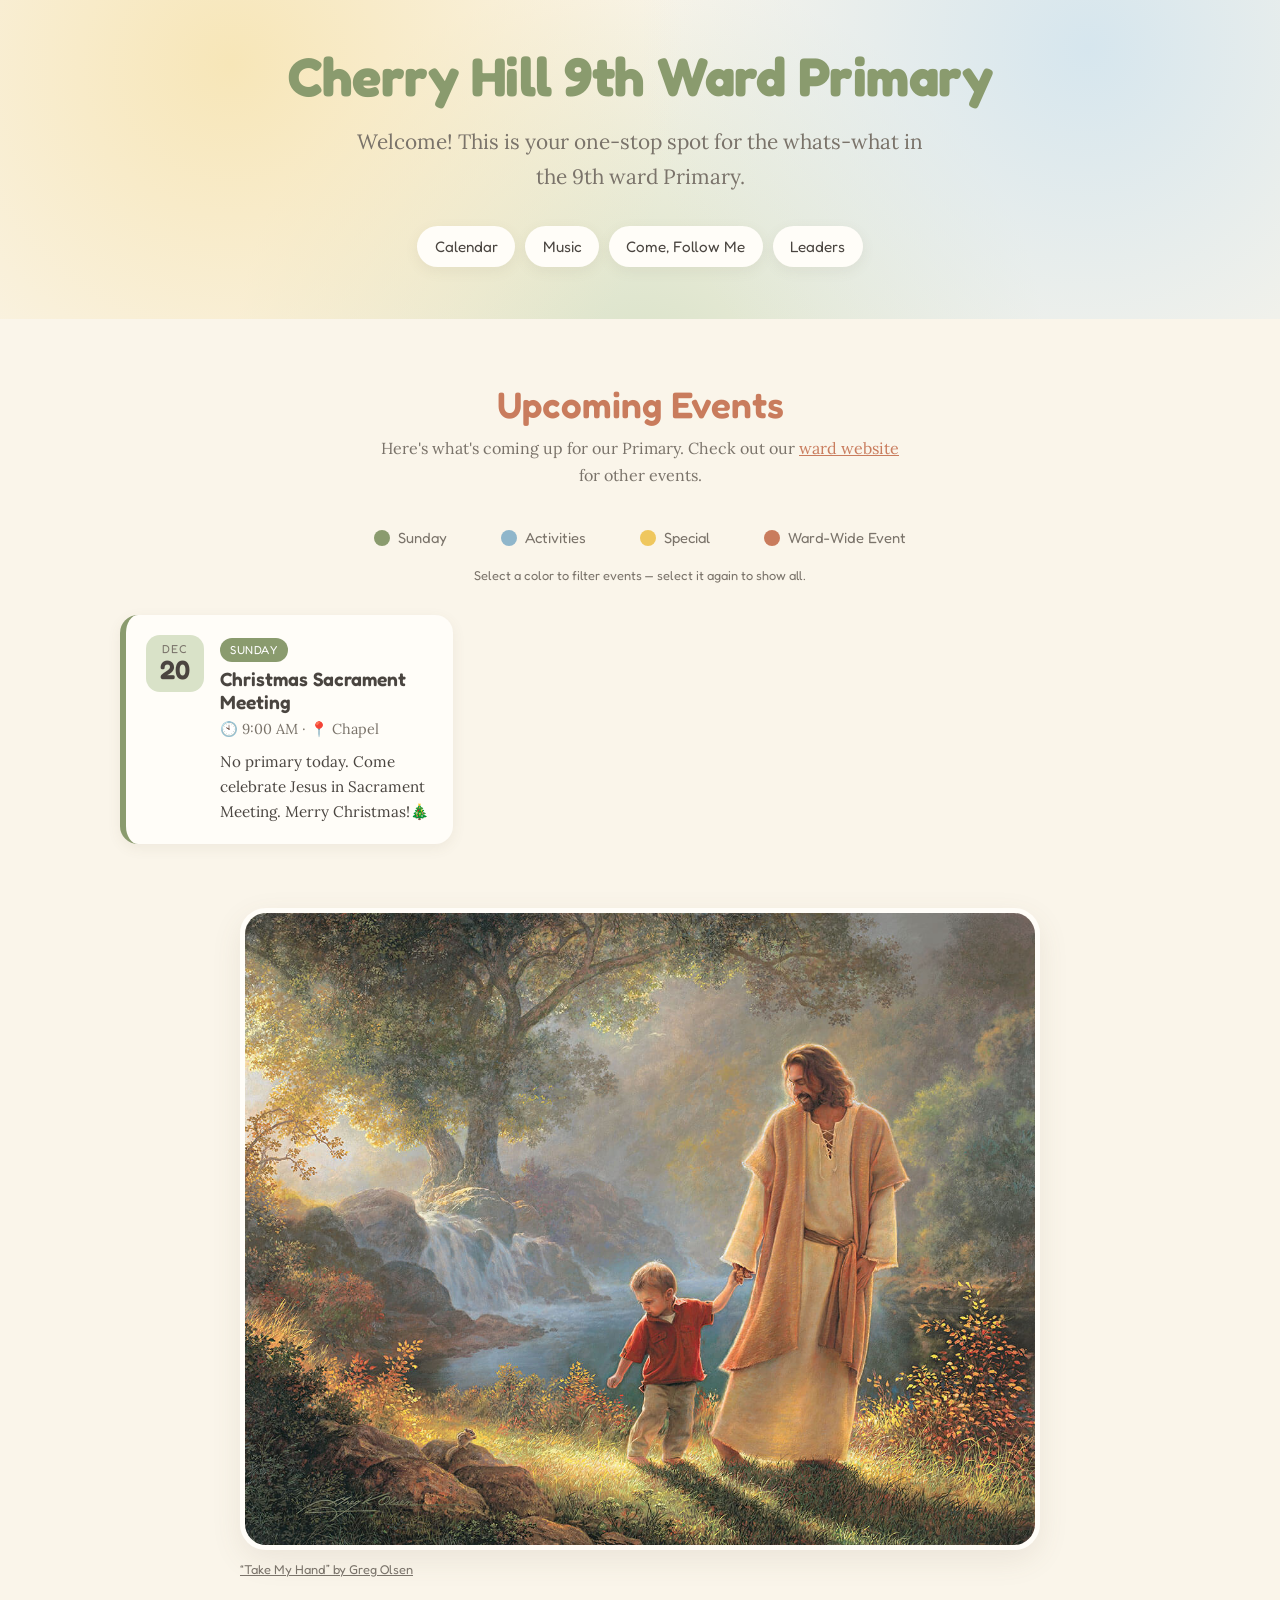
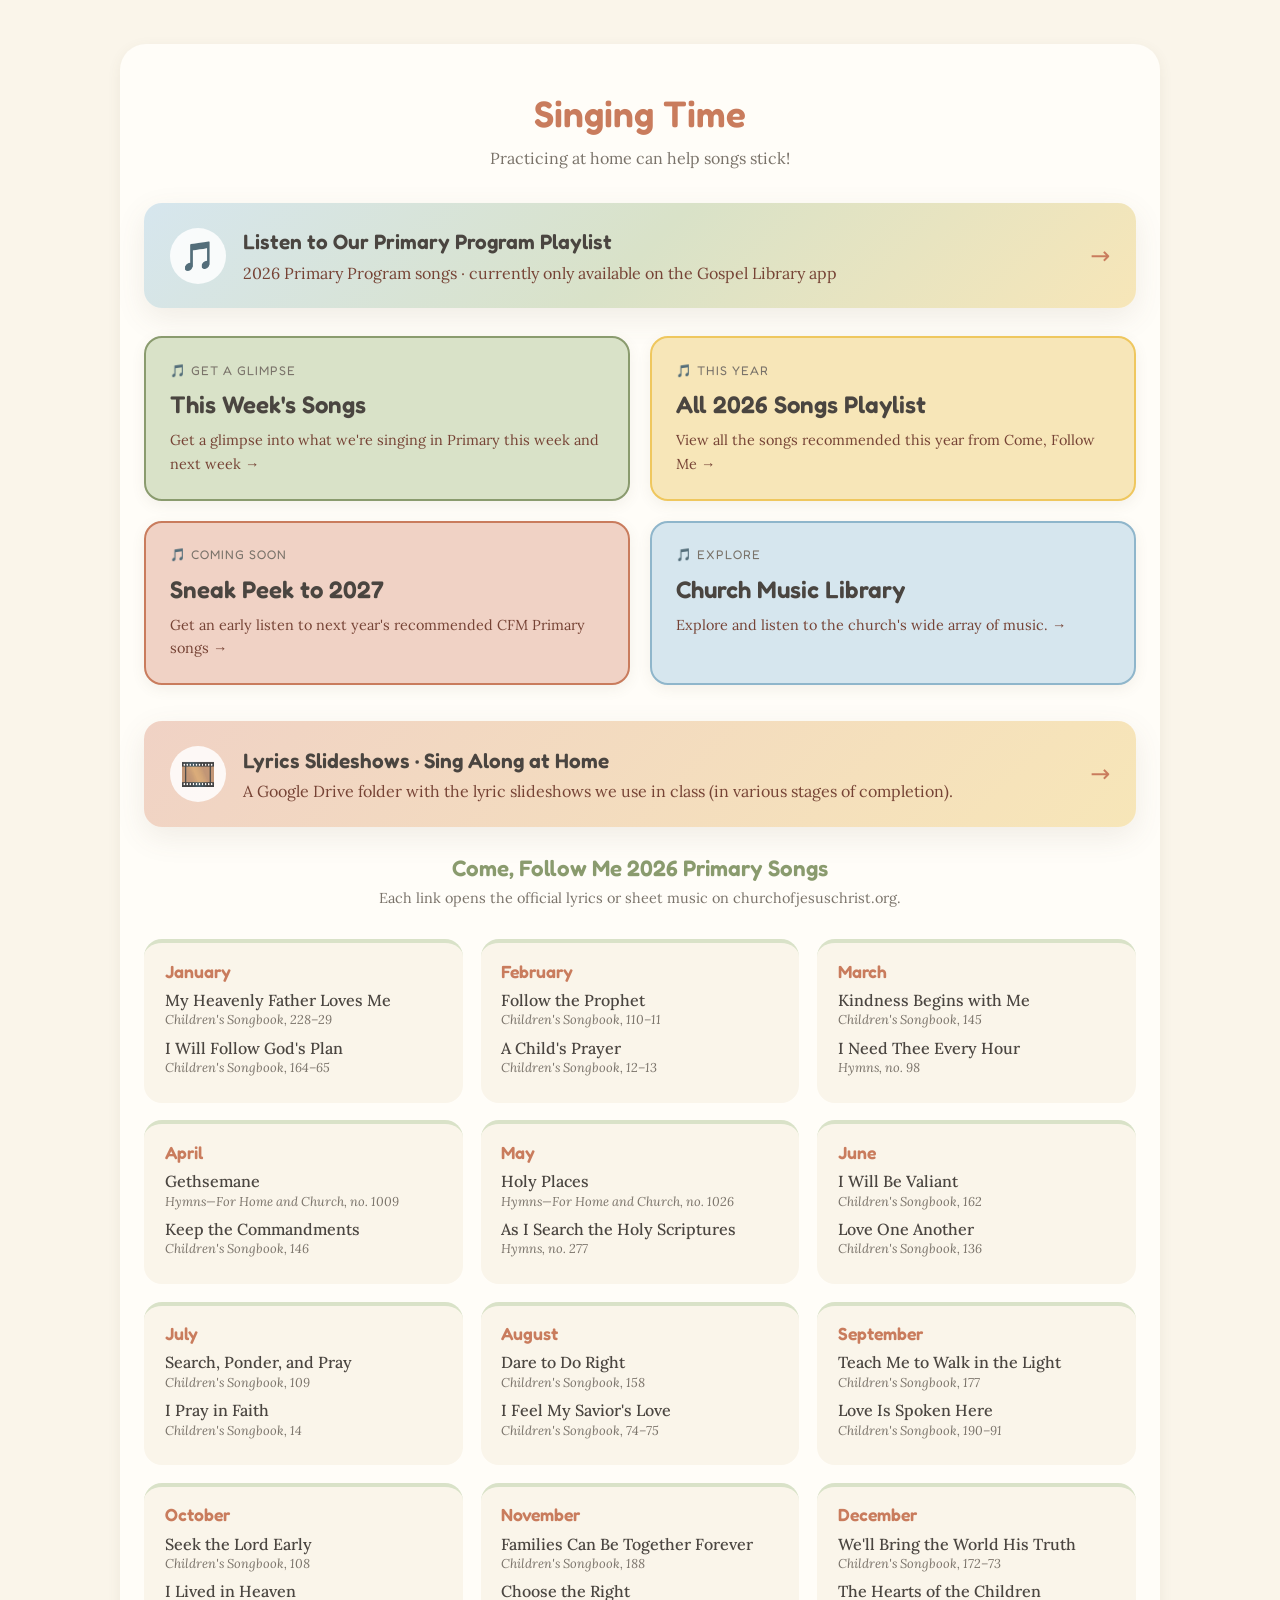
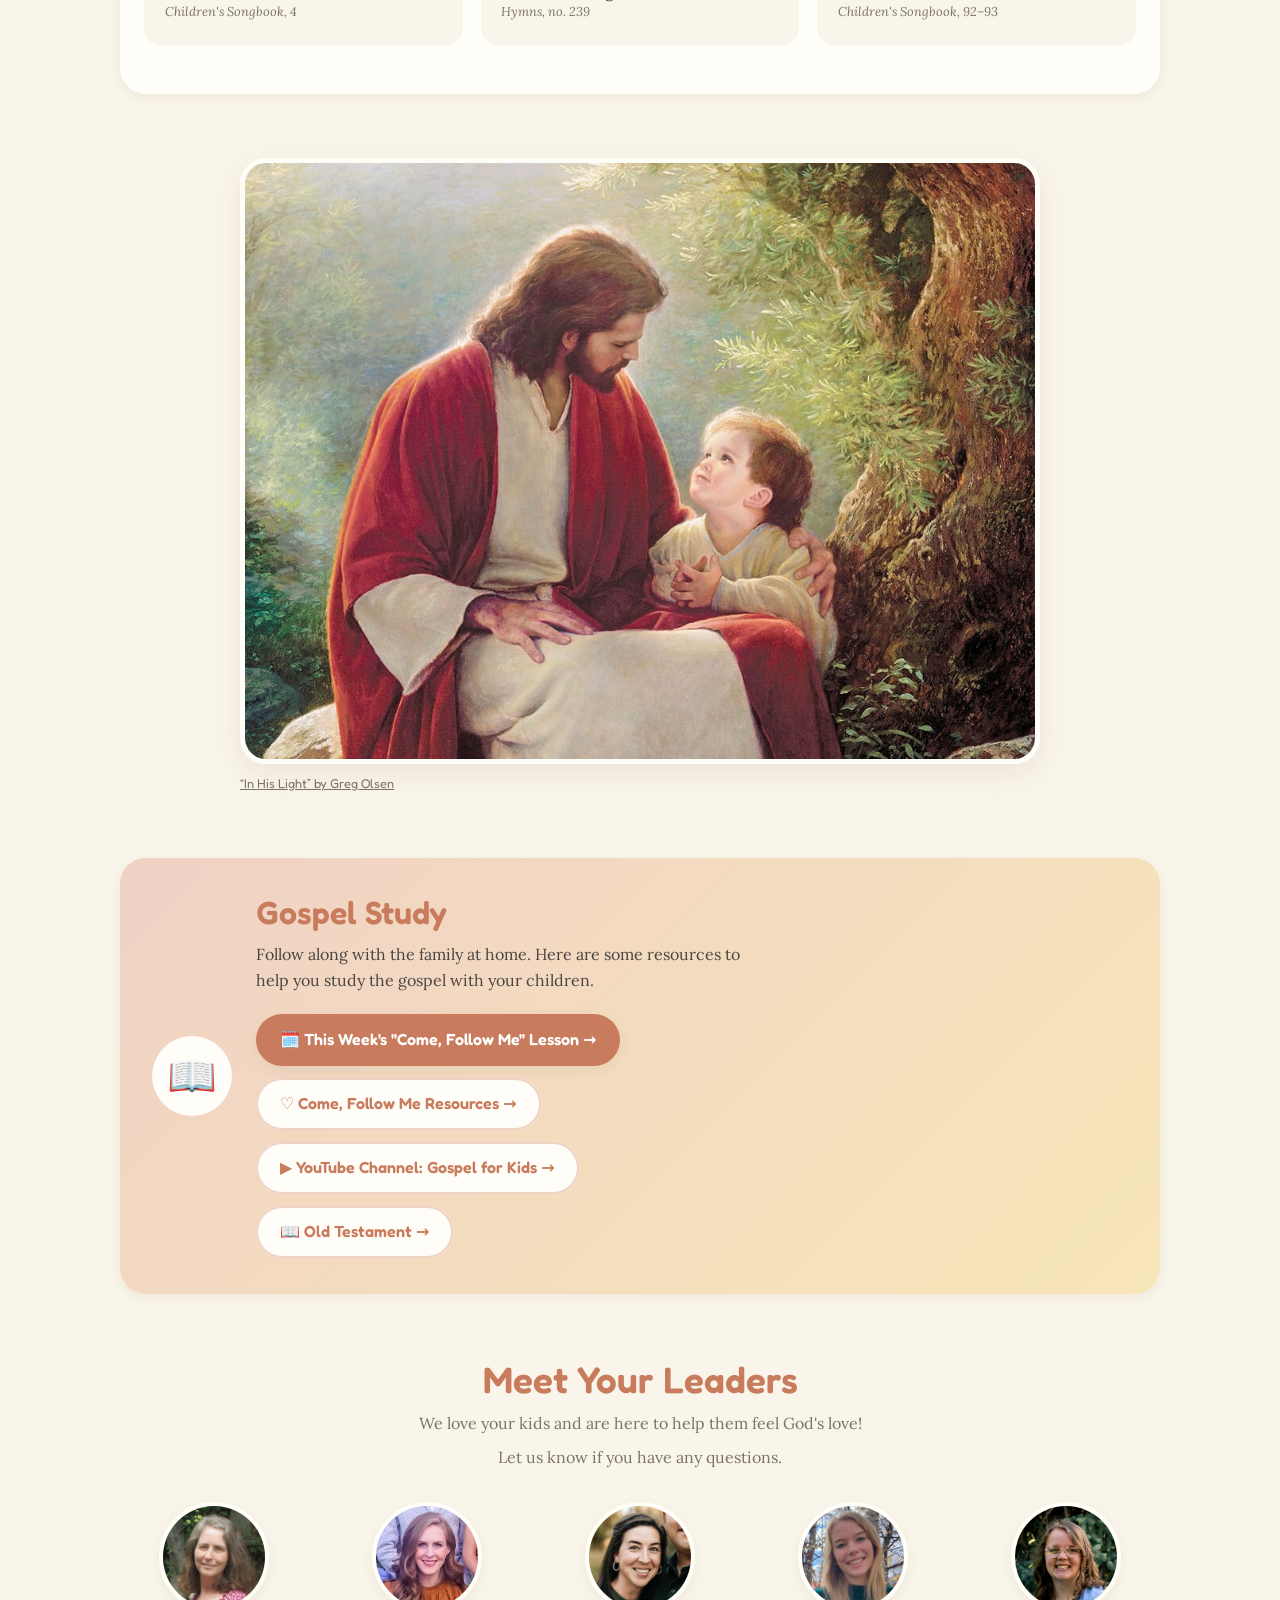
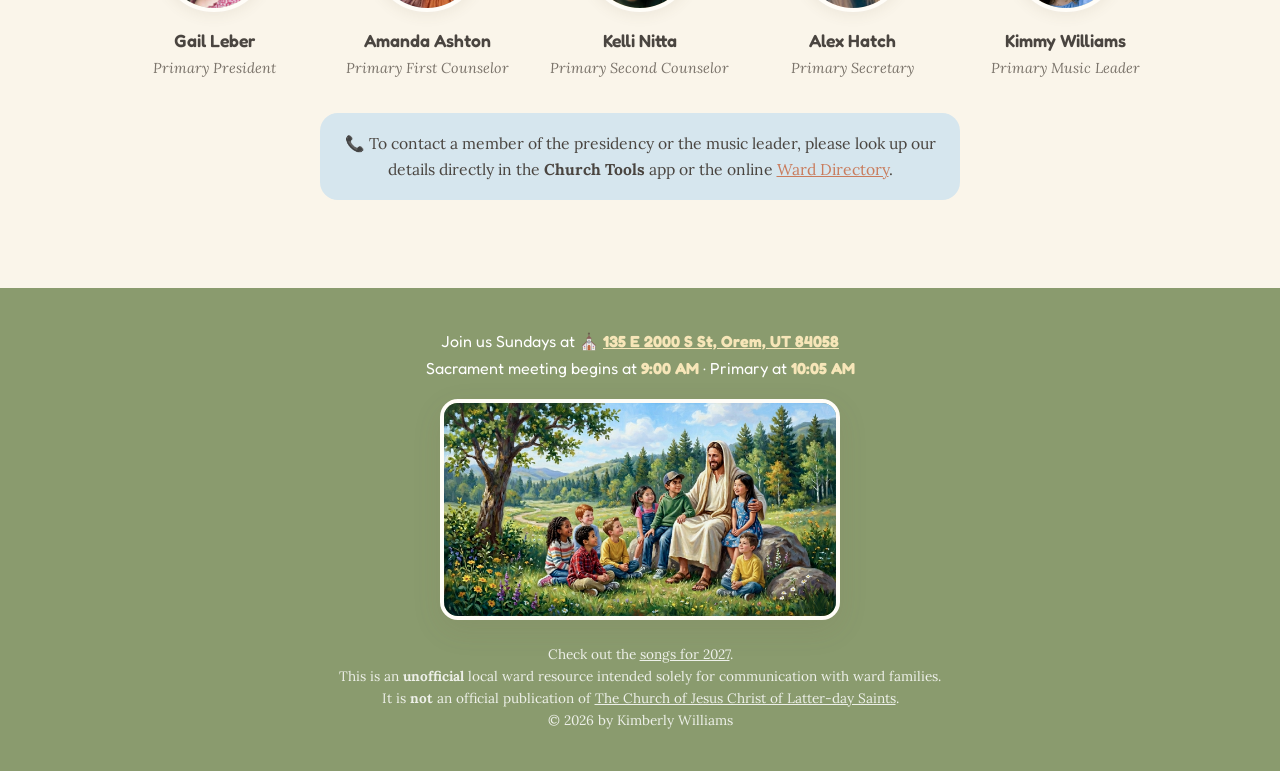
<file: index.html>
<!DOCTYPE html>
<html lang="en">
<head>
  <meta charset="UTF-8" />
  <meta name="viewport" content="width=device-width, initial-scale=1.0" />
  <title>Cherry Hill 9th Ward Primary</title>
  <meta name="description" content="A central hub for parents with Cherry Hill 9th Ward Primary activities, music, lessons, and leadership information." />

  <!-- Link preview (Open Graph + Twitter). This controls the image and text
       shown when the link is shared in Messages, Facebook, etc. Without it,
       previews guess at an image and may grab a profile photo. The image URL
       MUST be absolute (full https://…). If you ever move the site to a custom
       domain, update the two image URLs and og:url below to match. -->
  <meta property="og:type" content="website" />
  <meta property="og:title" content="Cherry Hill 9th Ward Primary" />
  <meta property="og:description" content="Activities, music, weekly lessons, and leaders for the Cherry Hill 9th Ward Primary." />
  <meta property="og:url" content="https://kimmybeew.github.io/PrimaryWebsite/" />
  <meta property="og:image" content="https://kimmybeew.github.io/PrimaryWebsite/images/Jesus-w-kids.jpg" />
  <meta property="og:image:alt" content="A painting of Jesus Christ with children." />
  <meta name="twitter:card" content="summary_large_image" />
  <meta name="twitter:title" content="Cherry Hill 9th Ward Primary" />
  <meta name="twitter:description" content="Activities, music, weekly lessons, and leaders for the Cherry Hill 9th Ward Primary." />
  <meta name="twitter:image" content="https://kimmybeew.github.io/PrimaryWebsite/images/Jesus-w-kids.png" />

  <!-- Friendly rounded sans-serif for headings + readable serif for body -->
  <link rel="preconnect" href="https://fonts.googleapis.com" />
  <link rel="preconnect" href="https://fonts.gstatic.com" crossorigin />
  <link href="https://fonts.googleapis.com/css2?family=Fredoka:wght@400;500;600;700&family=Lora:ital,wght@0,400;0,500;0,600;1,400&display=swap" rel="stylesheet" />

  <link rel="stylesheet" href="styles.css" />
</head>
<body>

  <!-- ============================= HERO ============================= -->
  <header class="hero">
    <div class="hero__inner">
      <h1 class="hero__title">Cherry Hill 9th Ward Primary</h1>
      <p class="hero__subtitle">
        Welcome! This is your one-stop spot for the whats-what in the 9th ward Primary.
      </p>
      <nav class="hero__nav" aria-label="Section navigation">
        <a href="#calendar">Calendar</a>
        <a href="#music">Music</a>
        <a href="#lesson">Come, Follow Me</a>
        <a href="#leaders">Leaders</a>
      </nav>
    </div>
  </header>

  <main class="container">

    <!-- ========================= CALENDAR ========================= -->
    <section id="calendar" class="section" aria-labelledby="calendar-heading">
      <div class="section__head">
        <h2 id="calendar-heading" class="section__title">Upcoming Events</h2>
        <p class="section__lede">Here's what's coming up for our Primary. Check out our <a href="https://local.churchofjesuschrist.org/en/units/us/ut/cherry-hill-9th-ward">ward website</a> for other events.</p>
      </div>

      <!-- Color legend — click a color to filter events by type -->
      <ul class="legend" aria-label="Filter events by type">
        <li class="legend__item">
          <button class="legend__btn" type="button" data-filter="sunday" aria-pressed="false">
            <span class="legend__dot legend__dot--sunday"></span>
            Sunday
          </button>
        </li>
        <li class="legend__item">
          <button class="legend__btn" type="button" data-filter="weekday" aria-pressed="false">
            <span class="legend__dot legend__dot--weekday"></span>
            Activities
          </button>
        </li>
        <li class="legend__item">
          <button class="legend__btn" type="button" data-filter="special" aria-pressed="false">
            <span class="legend__dot legend__dot--special"></span>
            Special
          </button>
        </li>
        <li class="legend__item">
          <button class="legend__btn" type="button" data-filter="ward" aria-pressed="false">
            <span class="legend__dot legend__dot--ward"></span>
            Ward-Wide Event
          </button>
        </li>
      </ul>
      <p class="legend__hint">Select a color to filter events — select it again to show all.</p>

      <!-- Event cards. Duplicate a <li> and edit the placeholders to add events. -->
      <ul class="events">

        <!-- <li class="event event--ward">
          <div class="event__date">
            <span class="event__month">SEP</span>
            <span class="event__day">02</span>
          </div>
          <div class="event__body">
            <span class="event__tag event__tag--ward">Wednesday</span>
            <h3 class="event__title">Ward Activity - International Market</h3>
            <p class="event__meta">🕙 6:30 PM &middot; 📍 Cherry Hill Park</p>
            <p class="event__desc">Fun international market with booths and get together for the ward.</p>
          </div>
        </li>

        <li class="event event--special">
          <div class="event__date">
            <span class="event__month">SEP</span>
            <span class="event__day">13</span>
          </div>
          <div class="event__body">
            <span class="event__tag event__tag--special">Sunday</span>
            <h3 class="event__title">Friend to Friend Broadcast</h3>
            <p class="event__meta">📍 Online</p>
            <p class="event__desc">Check out <a href="https://newsroom.churchofjesuschrist.org/event/video-for-children-september-2026">this broadcast</a> from the church.</p>
          </div>
        </li>

        <li class="event event--weekday">
          <div class="event__date">
            <span class="event__month">SEP</span>
            <span class="event__day">26</span>
          </div>
          <div class="event__body">
            <span class="event__tag event__tag--weekday">Saturday</span>
            <h3 class="event__title">Primary Program Rehearsal</h3>
            <p class="event__meta">🕙 10am-11am &middot; 📍 Chapel</p>
            <p class="event__desc">Come together to practice your lines and our songs!</p>
          </div>
        </li>

        <li class="event event--sunday">
          <div class="event__date">
            <span class="event__month">SEP</span>
            <span class="event__day">27</span>
          </div>
          <div class="event__body">
            <span class="event__tag event__tag--sunday">Sunday</span>
            <h3 class="event__title">Primary Program</h3>
            <p class="event__meta">🕙 9:00 AM &middot; 📍 Chapel</p>
            <p class="event__desc">Showcasing some of the things we've learned in primary this year.
              Thanks for supporting your kids!</p>
          </div>
        </li> -->

        <li class="event event--weekday">
          <div class="event__date">
            <span class="event__month">SEP</span>
            <span class="event__day">29</span>
          </div>
          <div class="event__body">
            <span class="event__tag event__tag--weekday">Tuesday</span>
            <h3 class="event__title">Testing the website</h3>
            <p class="event__meta">🕙 2:00 AM &middot; 📍 Today</p>
            <p class="event__desc">Testing a new feature on the website. Send Kimmy a text if you see this! Part 1 of 3.</p>
          </div>
        </li>

        <li class="event event--weekday">
          <div class="event__date">
            <span class="event__month">SEP</span>
            <span class="event__day">30</span>
          </div>
          <div class="event__body">
            <span class="event__tag event__tag--weekday">Wednesday</span>
            <h3 class="event__title">Testing the website</h3>
            <p class="event__meta">🕙 2:00 AM &middot; 📍 Tonight</p>
            <p class="event__desc">Testing a new feature on the website. Send Kimmy a text if you see this! Part 2 of 3.</p>
          </div>
        </li>

        <li class="event event--weekday">
          <div class="event__date">
            <span class="event__month">OCT</span>
            <span class="event__day">1</span>
          </div>
          <div class="event__body">
            <span class="event__tag event__tag--weekday">Thursday</span>
            <h3 class="event__title">Testing the Website 3</h3>
            <p class="event__meta">🕙 2 AM &middot; 📍 Tomorrow night</p>
            <p class="event__desc">Testing a new feature on the website. Send Kimmy a text if you see this! Part 3 of 3.</p>
          </div>
        </li>

        <li class="event event--special">
          <div class="event__date">
            <span class="event__month">OCT</span>
            <span class="event__day">3-4</span>
          </div>
          <div class="event__body">
            <span class="event__tag event__tag--special">Sat & Sun</span>
            <h3 class="event__title">General Conference</h3>
            <p class="event__meta">🕙 10 AM & 2 PM &middot; 📍 Wherever!</p>
            <p class="event__desc">No primary this weekend, but listen to our prophet and general authorities speak anywhere with an internet connection or radio signal.</p>
          </div>
        </li>

        <li class="event event--ward">
          <div class="event__date">
            <span class="event__month">OCT</span>
            <span class="event__day">28</span>
          </div>
          <div class="event__body">
            <span class="event__tag event__tag--ward">Wednesday</span>
            <h3 class="event__title">Ward Halloween Party</h3>
            <p class="event__meta">🕙 6:00 PM - 9:00 PM &middot; 📍 Chapel</p>
          <p class="event__desc">Halloween event and carnival. Remember to wear a costume! Check out ward website for more details.</p>
          </div>
        </li>

        <li class="event event--weekday">
          <div class="event__date">
            <span class="event__month">NOV</span>
            <span class="event__day">7</span>
          </div>
          <div class="event__body">
            <span class="event__tag event__tag--weekday">Saturday</span>
            <h3 class="event__title">Walking in Bethlehem</h3>
            <p class="event__meta">🕙 10am-11:30am &middot; 📍 Church Building</p>
            <p class="event__desc">Christmas activity with rotations including fun christmas songs.</p>
          </div>
        </li>

        <li class="event event--special">
          <div class="event__date">
            <span class="event__month">NOV</span>
            <span class="event__day">15</span>
          </div>
          <div class="event__body">
            <span class="event__tag event__tag--special">Sunday</span>
            <h3 class="event__title">Stake Conference</h3>
            <p class="event__meta">🕙 10:00 AM &middot; 📍 Stake Center or our Chapel</p>
            <p class="event__desc">No primary, but we can listen to people all over the stake.</p>
          </div>
        </li>

        <li class="event event--sunday">
          <div class="event__date">
            <span class="event__month">DEC</span>
            <span class="event__day">20</span>
          </div>
          <div class="event__body">
            <span class="event__tag event__tag--sunday">Sunday</span>
            <h3 class="event__title">Christmas Sacrament Meeting</h3>
            <p class="event__meta">🕙 9:00 AM &middot; 📍 Chapel</p>
            <p class="event__desc">No primary today. Come celebrate Jesus in Sacrament Meeting. Merry Christmas!🎄</p>
          </div>
        </li>

      </ul>
      <p class="events-empty" hidden>
        No events in this category right now! Check back later for updates or check out the
        <a href="https://local.churchofjesuschrist.org/en/units/us/ut/cherry-hill-9th-ward">9th ward website</a>.
      </p>
      <p class="events-past" hidden>
        That's a wrap on everything scheduled so far! Check back soon for what's next, or see the
        <a href="https://local.churchofjesuschrist.org/en/units/us/ut/cherry-hill-9th-ward">9th ward website</a>.
      </p>
    </section>

    <!-- ========================= ART 1 ========================== -->
      <figure class="section__art">
        <img src="images/go00159.jpg" alt="'Take My Hand' by Greg Olsen (2008). A painting of Jesus holding a child's hand as they walk down a grassy forest path by a stream, both looking with wonder at a small chipmunk on a rock." fetchpriority="high" />
        <figcaption class="section__art-credit">
          <a href="https://gregolsen.com/customize/?i=go00159" target="_blank" rel="noopener">“Take My Hand” by Greg Olsen</a>
        </figcaption>
      </figure>

    <!-- ========================= MUSIC ========================= -->
    <section id="music" class="section section--music" aria-labelledby="music-heading">
      <div class="section__head">
        <h2 id="music-heading" class="section__title">Singing Time</h2>
        <p class="section__lede">Practicing at home can help songs stick!</p>
      </div>

      <!-- Featured playlist button -->
      <a class="music-cta" href="https://www.churchofjesuschrist.org/media/music/playlists/hV4j9amYAeIF5MVOUEBsgFu2fjPSa4xScMz4miAKtQY1FAs7obD3wruQlAbnIkNHRT8FvukFnjxvut9HuPWXuGlBKaH0WYi-Sv0MwfoJhG4" target="_blank" rel="noopener">
        <span class="music-cta__icon" aria-hidden="true">🎵</span>
        <span class="music-cta__text">
          <span class="music-cta__title">Listen to Our Primary Program Playlist</span>
          <span class="music-cta__sub">2026 Primary Program songs &middot; currently only available on the Gospel Library app</span>
        </span>
        <span class="music-cta__arrow" aria-hidden="true">→</span>
      </a>

      <!-- Casual listening -->
      <div class="casual-listening">
        <a class="casual-listening__card casual-listening__card--thisweek" href="https://www.churchofjesuschrist.org/media/music/playlists/ms2MDGX-ANNCxnGuZNjEi5flxQwxNzulPPiBMnS12xNYg2flGQQ-u9Zh3Hu_kaiPsCPYQgtOz_g5PBfBMzpd0vVi4pCnJtcZTH04Yb6Rxu0" target="_blank" rel="noopener">
          <span class="casual-listening__label">🎵 Get a Glimpse</span>
          <span class="casual-listening__title">This Week's Songs</span>
          <span class="casual-listening__hint">Get a glimpse into what we're singing in Primary this week and next week →</span>
        </a>
        <a class="casual-listening__card casual-listening__card--listen" href="https://www.churchofjesuschrist.org/media/music/playlists/hV4j9amYAeIF5MVOUEBsgDwM4K5bTFudXdsFuK90MGi38MA62GZ6QpKag2Gd_JoTV9q5MZac0sRDuHipb2UXCgaY5BbU53ON5UHAfCkIeZ8" target="_blank" rel="noopener">
          <span class="casual-listening__label">🎵 This Year</span>
          <span class="casual-listening__title">All 2026 Songs Playlist</span>
          <span class="casual-listening__hint">View all the songs recommended this year from Come, Follow Me →</span>
        </a>
        <a class="casual-listening__card casual-listening__card--otheryear" href="https://www.churchofjesuschrist.org/media/music/playlists/JwuygNSni-hooBy-9De3LoZeIOgOFpoZvS6gIgFMNXKYhjVxCzI5UgxONsYracxWulPwhie7flSKd0Djac90T1ZdqozIQwEGvDSmf4NTvTE" target="_blank" rel="noopener">
          <span class="casual-listening__label">🎵 Coming Soon</span>
          <span class="casual-listening__title">Sneak Peek to 2027</span>
          <span class="casual-listening__hint">Get an early listen to next year's recommended CFM Primary songs →</span>
        </a>
        <a class="casual-listening__card casual-listening__card--explore" href="https://www.churchofjesuschrist.org/study/music" target="_blank" rel="noopener">
          <span class="casual-listening__label">🎵 Explore</span>
          <span class="casual-listening__title">Church Music Library</span>
          <span class="casual-listening__hint">Explore and listen to the church's wide array of music. →</span>
        </a>
      </div>

      <!-- Lyrics slideshows (Google Drive folder, kept updated) -->
      <a class="music-cta music-cta--slides" href="https://drive.google.com/drive/folders/1FtE29DrOnAoNQ1FYjuX9Qrth_nsGt74x?usp=sharing" target="_blank" rel="noopener">
        <span class="music-cta__icon" aria-hidden="true">🎞️</span>
        <span class="music-cta__text">
          <span class="music-cta__title">Lyrics Slideshows &middot; Sing Along at Home</span>
          <span class="music-cta__sub">A Google Drive folder with the lyric slideshows we use in class (in various stages of completion).</span>
        </span>
        <span class="music-cta__arrow" aria-hidden="true">→</span>
      </a>

      <!-- Sheet music list -->
      <div id="sheet-music" class="sheet-music">
        <h3 class="sheet-music__heading">Come, Follow Me 2026 Primary Songs</h3>
        <p class="sheet-music__note">Each link opens the official lyrics or sheet music on churchofjesuschrist.org.</p>

        <div class="months">

          <article class="month-block">
            <h4 class="month-block__name">January</h4>
            <ul class="song-list">
              <li><a href="https://www.churchofjesuschrist.org/study/manual/childrens-songbook/my-heavenly-father-loves-me" target="_blank" rel="noopener">My Heavenly Father Loves Me <span class="song-list__ref">Children's Songbook, 228–29</span></a></li>
              <li><a href="https://www.churchofjesuschrist.org/study/manual/childrens-songbook/i-will-follow-gods-plan" target="_blank" rel="noopener">I Will Follow God's Plan <span class="song-list__ref">Children's Songbook, 164–65</span></a></li>
            </ul>
          </article>

          <article class="month-block">
            <h4 class="month-block__name">February</h4>
            <ul class="song-list">
              <li><a href="https://www.churchofjesuschrist.org/study/manual/childrens-songbook/follow-the-prophet" target="_blank" rel="noopener">Follow the Prophet <span class="song-list__ref">Children's Songbook, 110–11</span></a></li>
              <li><a href="https://www.churchofjesuschrist.org/study/manual/childrens-songbook/a-childs-prayer" target="_blank" rel="noopener">A Child's Prayer <span class="song-list__ref">Children's Songbook, 12–13</span></a></li>
            </ul>
          </article>

          <article class="month-block">
            <h4 class="month-block__name">March</h4>
            <ul class="song-list">
              <li><a href="https://www.churchofjesuschrist.org/study/manual/childrens-songbook/kindness-begins-with-me" target="_blank" rel="noopener">Kindness Begins with Me <span class="song-list__ref">Children's Songbook, 145</span></a></li>
              <li><a href="https://www.churchofjesuschrist.org/study/manual/hymns/i-need-thee-every-hour" target="_blank" rel="noopener">I Need Thee Every Hour <span class="song-list__ref">Hymns, no. 98</span></a></li>
            </ul>
          </article>

          <article class="month-block">
            <h4 class="month-block__name">April</h4>
            <ul class="song-list">
              <li><a href="https://www.churchofjesuschrist.org/study/music/hymns-for-home-and-church/gethsemane" target="_blank" rel="noopener">Gethsemane <span class="song-list__ref">Hymns—For Home and Church, no. 1009</span></a></li>
              <li><a href="https://www.churchofjesuschrist.org/study/manual/childrens-songbook/keep-the-commandments" target="_blank" rel="noopener">Keep the Commandments <span class="song-list__ref">Children's Songbook, 146</span></a></li>
            </ul>
          </article>

          <article class="month-block">
            <h4 class="month-block__name">May</h4>
            <ul class="song-list">
              <li><a href="https://www.churchofjesuschrist.org/study/music/hymns-for-home-and-church/holy-places" target="_blank" rel="noopener">Holy Places <span class="song-list__ref">Hymns—For Home and Church, no. 1026</span></a></li>
              <li><a href="https://www.churchofjesuschrist.org/study/manual/hymns/as-i-search-the-holy-scriptures" target="_blank" rel="noopener">As I Search the Holy Scriptures <span class="song-list__ref">Hymns, no. 277</span></a></li>
            </ul>
          </article>

          <article class="month-block">
            <h4 class="month-block__name">June</h4>
            <ul class="song-list">
              <li><a href="https://www.churchofjesuschrist.org/study/manual/childrens-songbook/i-will-be-valiant" target="_blank" rel="noopener">I Will Be Valiant <span class="song-list__ref">Children's Songbook, 162</span></a></li>
              <li><a href="https://www.churchofjesuschrist.org/study/manual/childrens-songbook/love-one-another" target="_blank" rel="noopener">Love One Another <span class="song-list__ref">Children's Songbook, 136</span></a></li>
            </ul>
          </article>

          <article class="month-block">
            <h4 class="month-block__name">July</h4>
            <ul class="song-list">
              <li><a href="https://www.churchofjesuschrist.org/study/manual/childrens-songbook/search-ponder-and-pray" target="_blank" rel="noopener">Search, Ponder, and Pray <span class="song-list__ref">Children's Songbook, 109</span></a></li>
              <li><a href="https://www.churchofjesuschrist.org/study/manual/childrens-songbook/i-pray-in-faith" target="_blank" rel="noopener">I Pray in Faith <span class="song-list__ref">Children's Songbook, 14</span></a></li>
            </ul>
          </article>

          <article class="month-block">
            <h4 class="month-block__name">August</h4>
            <ul class="song-list">
              <li><a href="https://www.churchofjesuschrist.org/study/manual/childrens-songbook/dare-to-do-right" target="_blank" rel="noopener">Dare to Do Right <span class="song-list__ref">Children's Songbook, 158</span></a></li>
              <li><a href="https://www.churchofjesuschrist.org/study/manual/childrens-songbook/i-feel-my-saviors-love" target="_blank" rel="noopener">I Feel My Savior's Love <span class="song-list__ref">Children's Songbook, 74–75</span></a></li>
            </ul>
          </article>

          <article class="month-block">
            <h4 class="month-block__name">September</h4>
            <ul class="song-list">
              <li><a href="https://www.churchofjesuschrist.org/study/manual/childrens-songbook/teach-me-to-walk-in-the-light" target="_blank" rel="noopener">Teach Me to Walk in the Light <span class="song-list__ref">Children's Songbook, 177</span></a></li>
              <li><a href="https://www.churchofjesuschrist.org/study/manual/childrens-songbook/love-is-spoken-here" target="_blank" rel="noopener">Love Is Spoken Here <span class="song-list__ref">Children's Songbook, 190–91</span></a></li>
            </ul>
          </article>

          <article class="month-block">
            <h4 class="month-block__name">October</h4>
            <ul class="song-list">
              <li><a href="https://www.churchofjesuschrist.org/study/manual/childrens-songbook/seek-the-lord-early" target="_blank" rel="noopener">Seek the Lord Early <span class="song-list__ref">Children's Songbook, 108</span></a></li>
              <li><a href="https://www.churchofjesuschrist.org/study/manual/childrens-songbook/i-lived-in-heaven" target="_blank" rel="noopener">I Lived in Heaven <span class="song-list__ref">Children's Songbook, 4</span></a></li>
            </ul>
          </article>

          <article class="month-block">
            <h4 class="month-block__name">November</h4>
            <ul class="song-list">
              <li><a href="https://www.churchofjesuschrist.org/study/manual/childrens-songbook/families-can-be-together-forever" target="_blank" rel="noopener">Families Can Be Together Forever <span class="song-list__ref">Children's Songbook, 188</span></a></li>
              <li><a href="https://www.churchofjesuschrist.org/study/manual/hymns/choose-the-right" target="_blank" rel="noopener">Choose the Right <span class="song-list__ref">Hymns, no. 239</span></a></li>
            </ul>
          </article>

          <article class="month-block">
            <h4 class="month-block__name">December</h4>
            <ul class="song-list">
              <li><a href="https://www.churchofjesuschrist.org/study/manual/childrens-songbook/well-bring-the-world-his-truth" target="_blank" rel="noopener">We'll Bring the World His Truth <span class="song-list__ref">Children's Songbook, 172–73</span></a></li>
              <li><a href="https://www.churchofjesuschrist.org/study/manual/childrens-songbook/the-hearts-of-the-children" target="_blank" rel="noopener">The Hearts of the Children <span class="song-list__ref">Children's Songbook, 92–93</span></a></li>
            </ul>
          </article>

        </div>
      </div>
    </section>

    <!-- ========================= ART 2 ========================== -->
      <figure class="section__art">
        <img src="images/go00091.jpg" alt="“In His Light” by Greg Olsen. A painting of Jesus wrapping his arm around the shoulders of a little kid." fetchpriority="high" />
        <figcaption class="section__art-credit">
          <a href="https://gregolsen.com/customize/?i=go00091" target="_blank" rel="noopener">“In His Light” by Greg Olsen</a>
        </figcaption>
      </figure>

    <!-- ====================== COME, FOLLOW ME ====================== -->
    <section id="lesson" class="section" aria-labelledby="lesson-heading">
      <div class="callout">
        <div class="callout__icon" aria-hidden="true">📖</div>
        <div class="callout__body">
          <h2 id="lesson-heading" class="callout__title">Gospel Study</h2>
          <p class="callout__text">
            Follow along with the family at home. Here are some resources to help you study the gospel with your children.
          </p>
          <a id="cfm-link" class="btn btn--primary" href="https://www.churchofjesuschrist.org/study/manual/come-follow-me-for-home-and-church-old-testament-2026/24" target="_blank" rel="noopener">
            🗓️ This Week's "Come, Follow Me" Lesson →
          </a>
          <a class="btn btn--secondary" href="https://www.churchofjesuschrist.org/study/come-follow-me/additional-resources-for-teaching-children" target="_blank" rel="noopener">
            ♡ Come, Follow Me Resources →
          </a>
          <a class="btn btn--secondary" href="https://www.youtube.com/@GospelForKids" target="_blank" rel="noopener">
            ▶︎ YouTube Channel: Gospel for Kids →
          </a>
          <a class="btn btn--secondary" href="https://www.churchofjesuschrist.org/study/scriptures/ot" target="_blank" rel="noopener">
            📖 Old Testament →
          </a>
        </div>
      </div>
    </section>

    <!-- ========================= LEADERS ========================= -->
    <section id="leaders" class="section" aria-labelledby="leaders-heading">
      <div class="section__head">
        <h2 id="leaders-heading" class="section__title">Meet Your Leaders</h2>
        <p class="section__lede">We love your kids and are here to help them feel God's love!</p>
        <p class="section__lede">Let us know if you have any questions.</p>
      </div>

      <div class="leaders">

        <figure class="leader">
          <div class="leader__photo">
            <img class="leader__photo-img--zoom-leber" src="images/GailLeber.jpeg" alt="Gail Leber" loading="lazy" />
          </div>
          <figcaption class="leader__caption">
            <span class="leader__name">Gail Leber</span>
            <span class="leader__role">Primary President</span>
          </figcaption>
        </figure>

        <figure class="leader">
          <div class="leader__photo">
            <img class="leader__photo-img--zoom-ashton" src="images/AmandaAshton.jpeg" alt="Amanda Ashton" loading="lazy" />
          </div>
          <figcaption class="leader__caption">
            <span class="leader__name">Amanda Ashton</span>
            <span class="leader__role">Primary First Counselor</span>
          </figcaption>
        </figure>

        <figure class="leader">
          <div class="leader__photo">
            <img class="leader__photo-img--zoom-nitta" src="images/KelliNitta.jpeg" alt="Kelli Nitta" loading="lazy" />
          </div>
          <figcaption class="leader__caption">
            <span class="leader__name">Kelli Nitta</span>
            <span class="leader__role">Primary Second Counselor</span>
          </figcaption>
        </figure>

        <figure class="leader">
          <div class="leader__photo">
            <img class="leader__photo-img--zoom-hatch" src="images/AlexHatch.jpeg" alt="Alex Hatch" loading="lazy" />
          </div>
          <figcaption class="leader__caption">
            <span class="leader__name">Alex Hatch</span>
            <span class="leader__role">Primary Secretary</span>
          </figcaption>
        </figure>

        <figure class="leader">
          <div class="leader__photo">
            <img class="leader__photo-img--zoom-williams" src="images/KimmyWilliams.png" alt="Kimmy Williams" loading="lazy" />
          </div>
          <figcaption class="leader__caption">
            <span class="leader__name">Kimmy Williams</span>
            <span class="leader__role">Primary Music Leader</span>
          </figcaption>
        </figure>

      </div>

      <p class="contact-note">
        📞 To contact a member of the presidency or the music leader, please look
        up our details directly in the <strong>Church Tools</strong> app or the online 
        <a href="https://directory.churchofjesuschrist.org/234648">Ward Directory</a>.
      </p>
    </section>

  </main>

  <!-- ========================= FOOTER ========================= -->
  <footer class="footer">
    <div class="footer__inner">
      <p class="footer__meeting">
        Join us Sundays at ⛪ <a href="https://local.churchofjesuschrist.org/en/us/ut/orem/135-east-2000-south"><strong>135 E 2000 S St, Orem, UT 84058</strong></a><br />
        Sacrament meeting begins at <strong>9:00 AM</strong> &middot; Primary at <strong>10:05 AM</strong>
      </p>
      <img class="footer__art" src="images/Jesus-w-kids.png" alt="A painting of Jesus Christ with children." loading="lazy" />
      
      <p class="footer__disclaimer">
        Check out the <a href="2027.html#music">songs for 2027</a>.
      </p>
      
      <p class="footer__disclaimer">
        This is an <strong>unofficial</strong> local ward resource intended solely for
        communication with ward families.
      </p>
      <p class="footer__disclaimer">
        It is <strong>not</strong> an official publication of
        <a href="https://www.churchofjesuschrist.org/">The Church of Jesus Christ of Latter-day Saints</a>.
      </p>
      <p class="footer__disclaimer">
        © 2026 by Kimberly Williams
      </p>
    </div>
  </footer>

  <!-- Shared site scripts: Come, Follow Me + Fast-Sunday links, event filter -->
  <script src="scripts.js"></script>

</body>
</html>
</file>
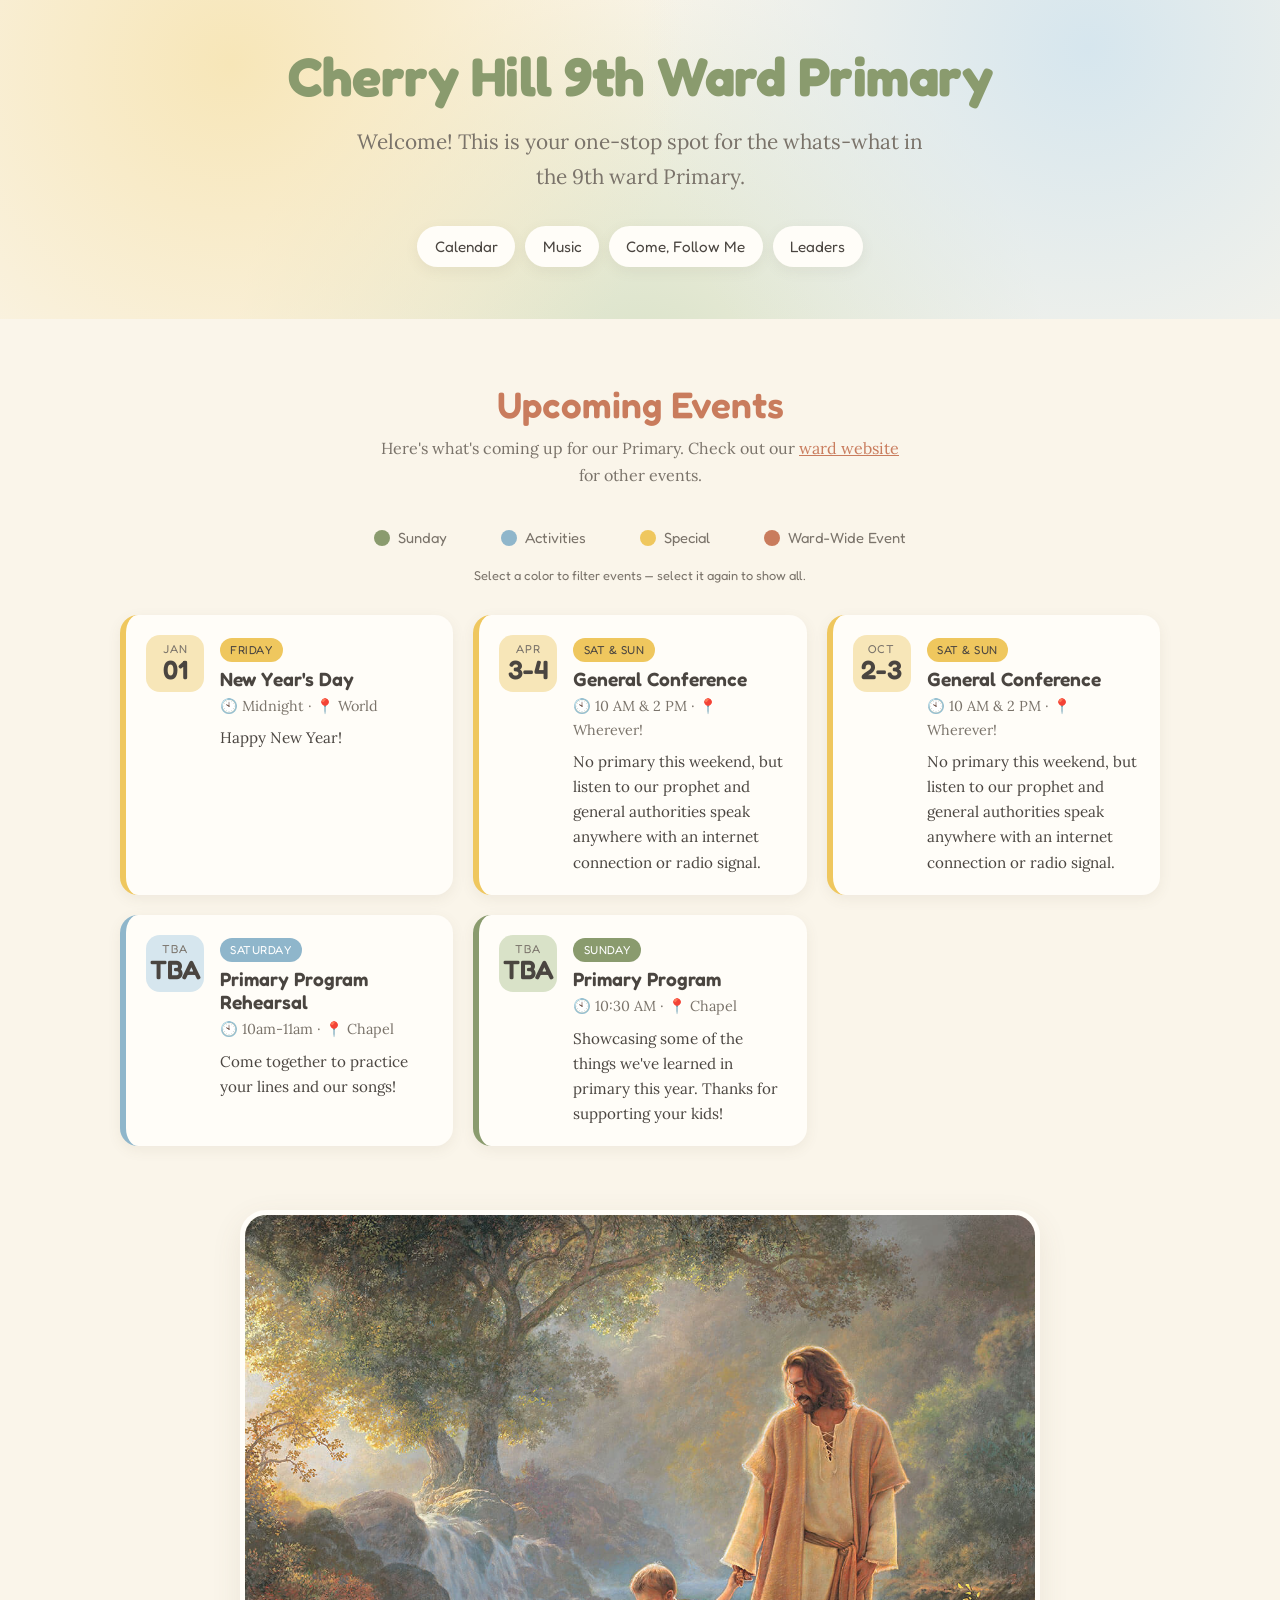
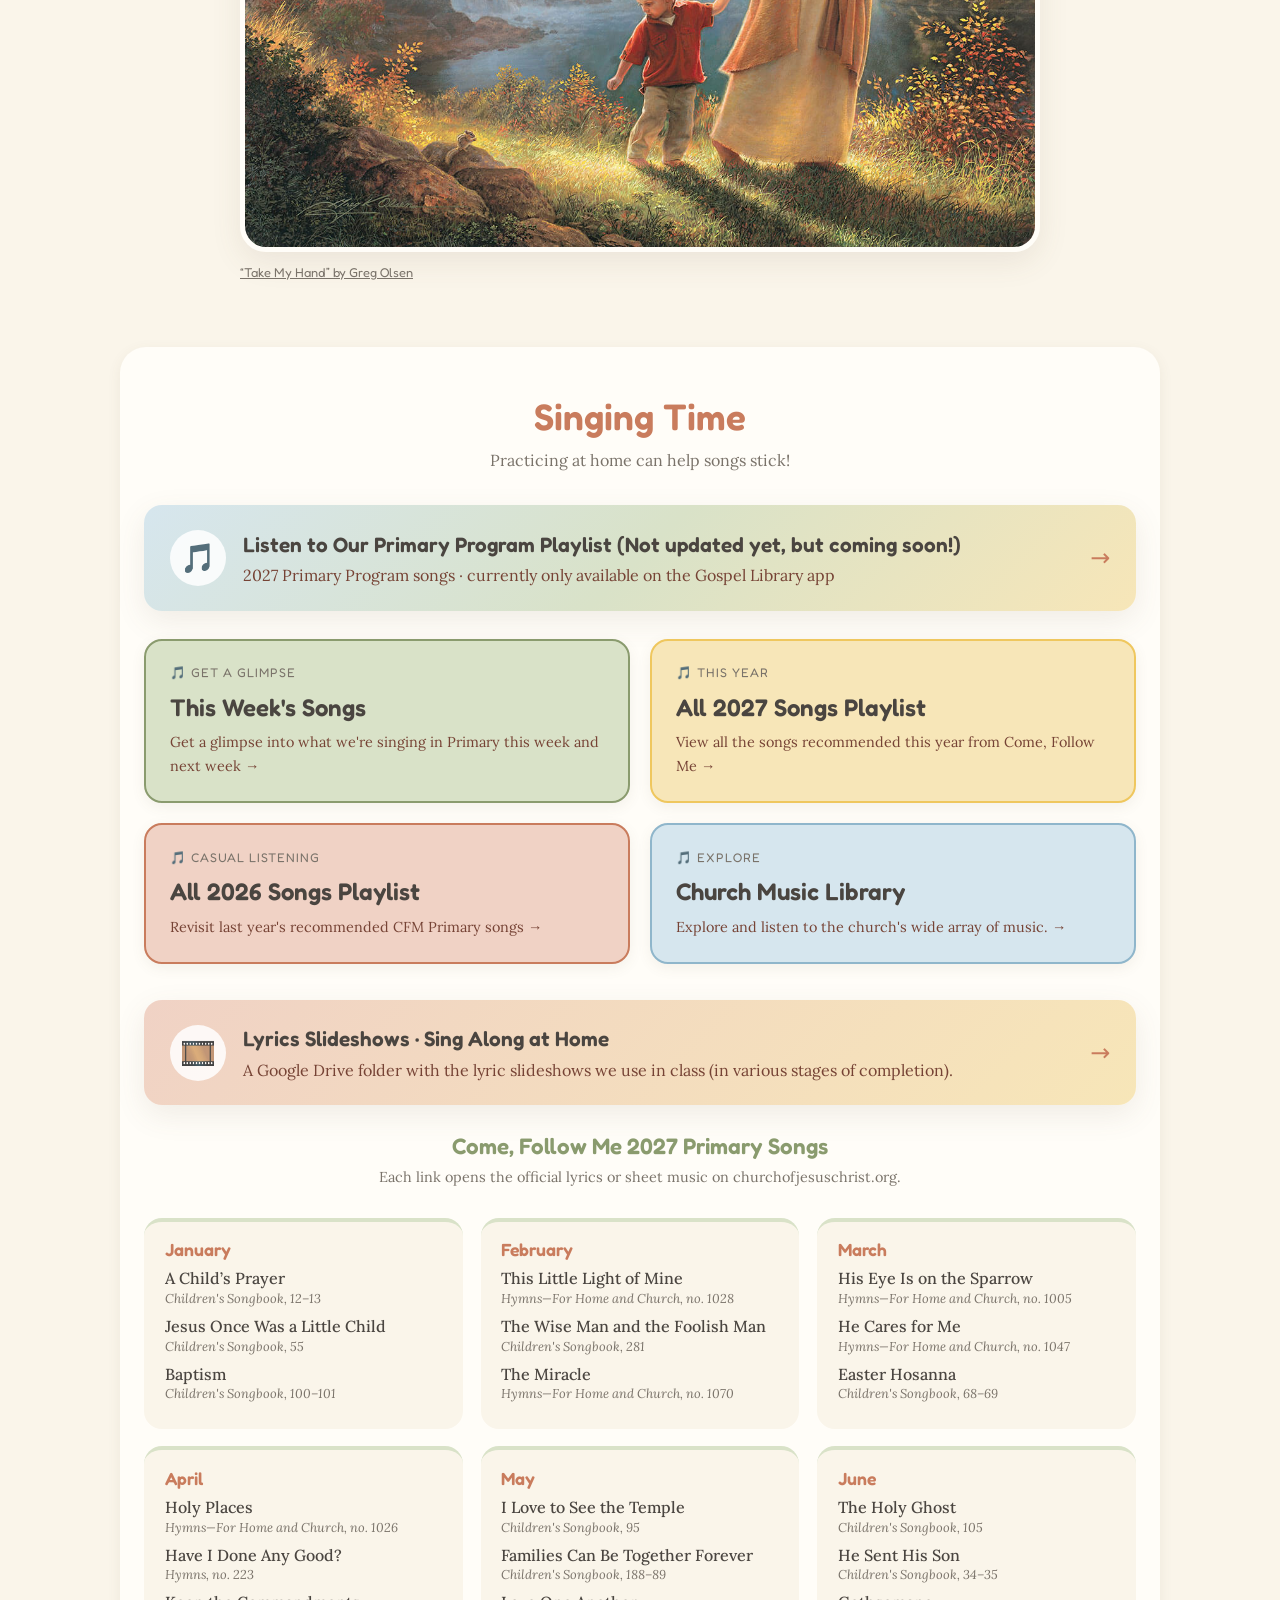
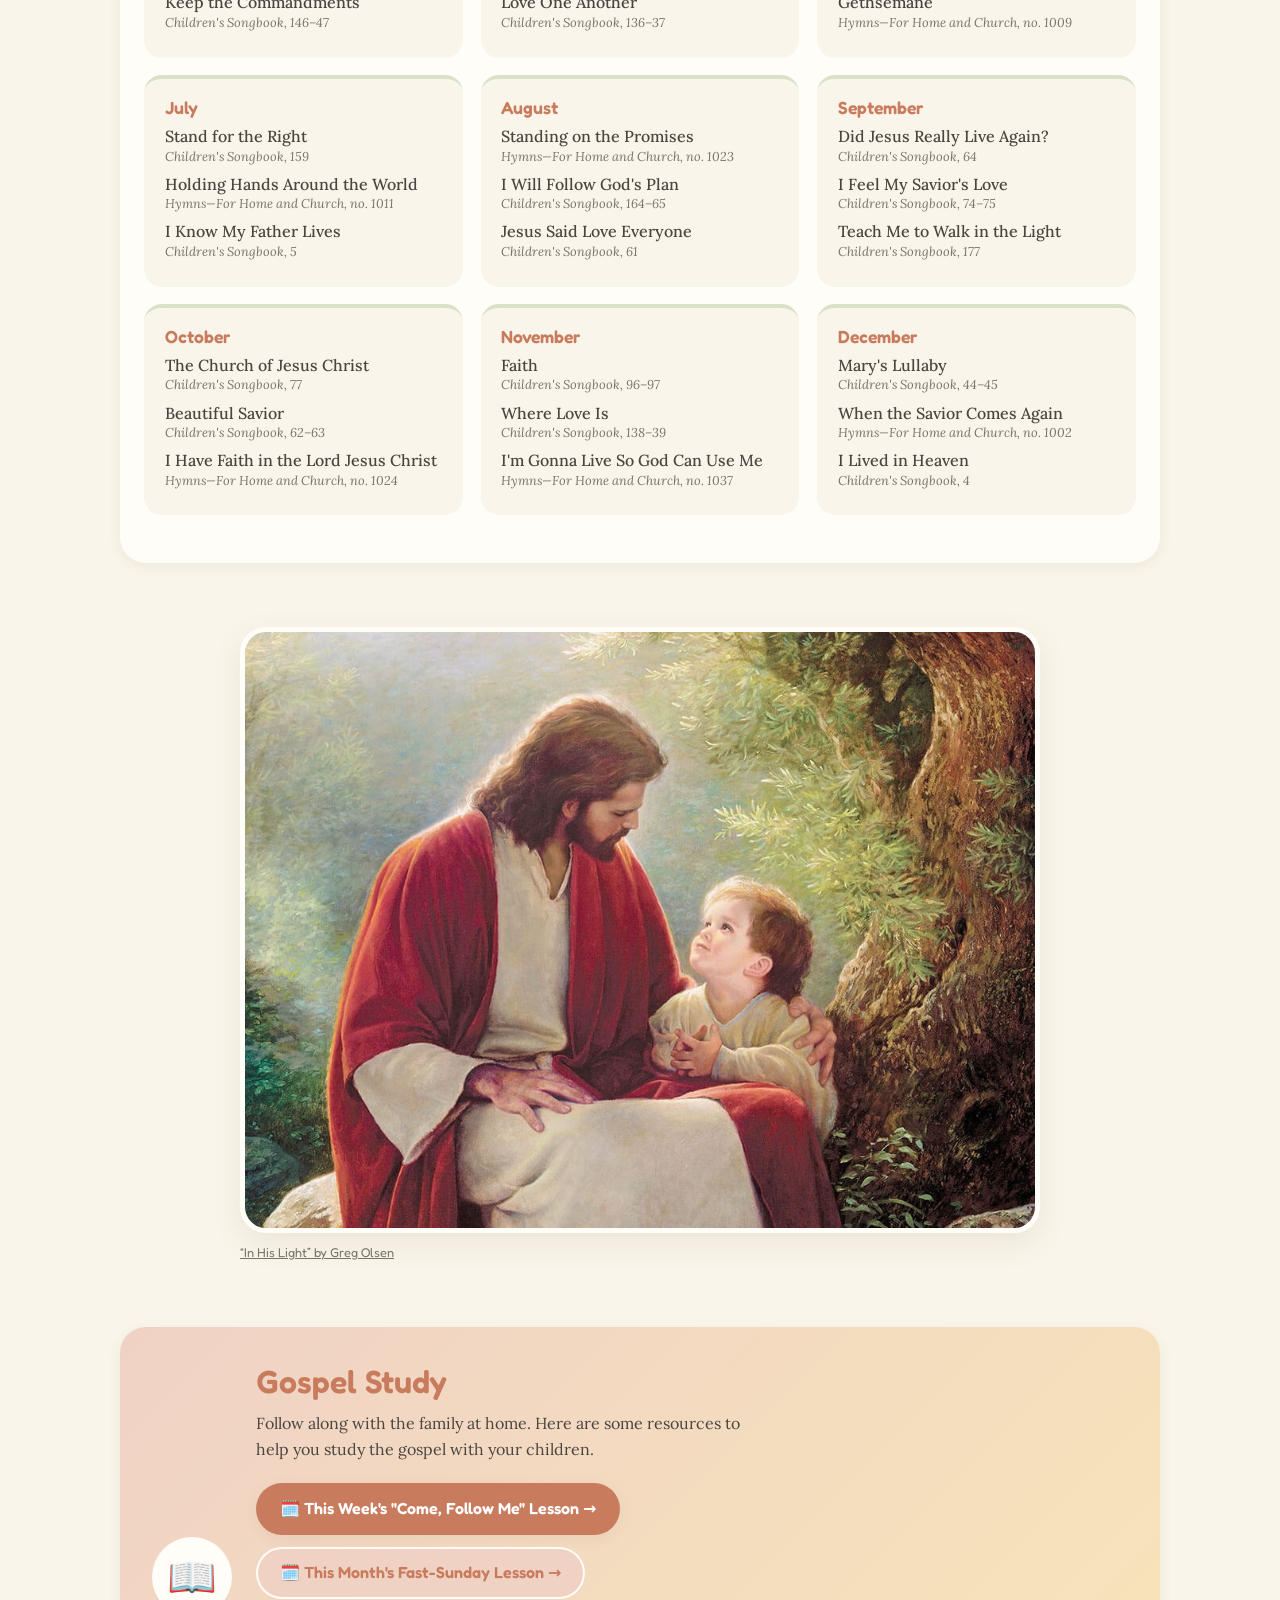
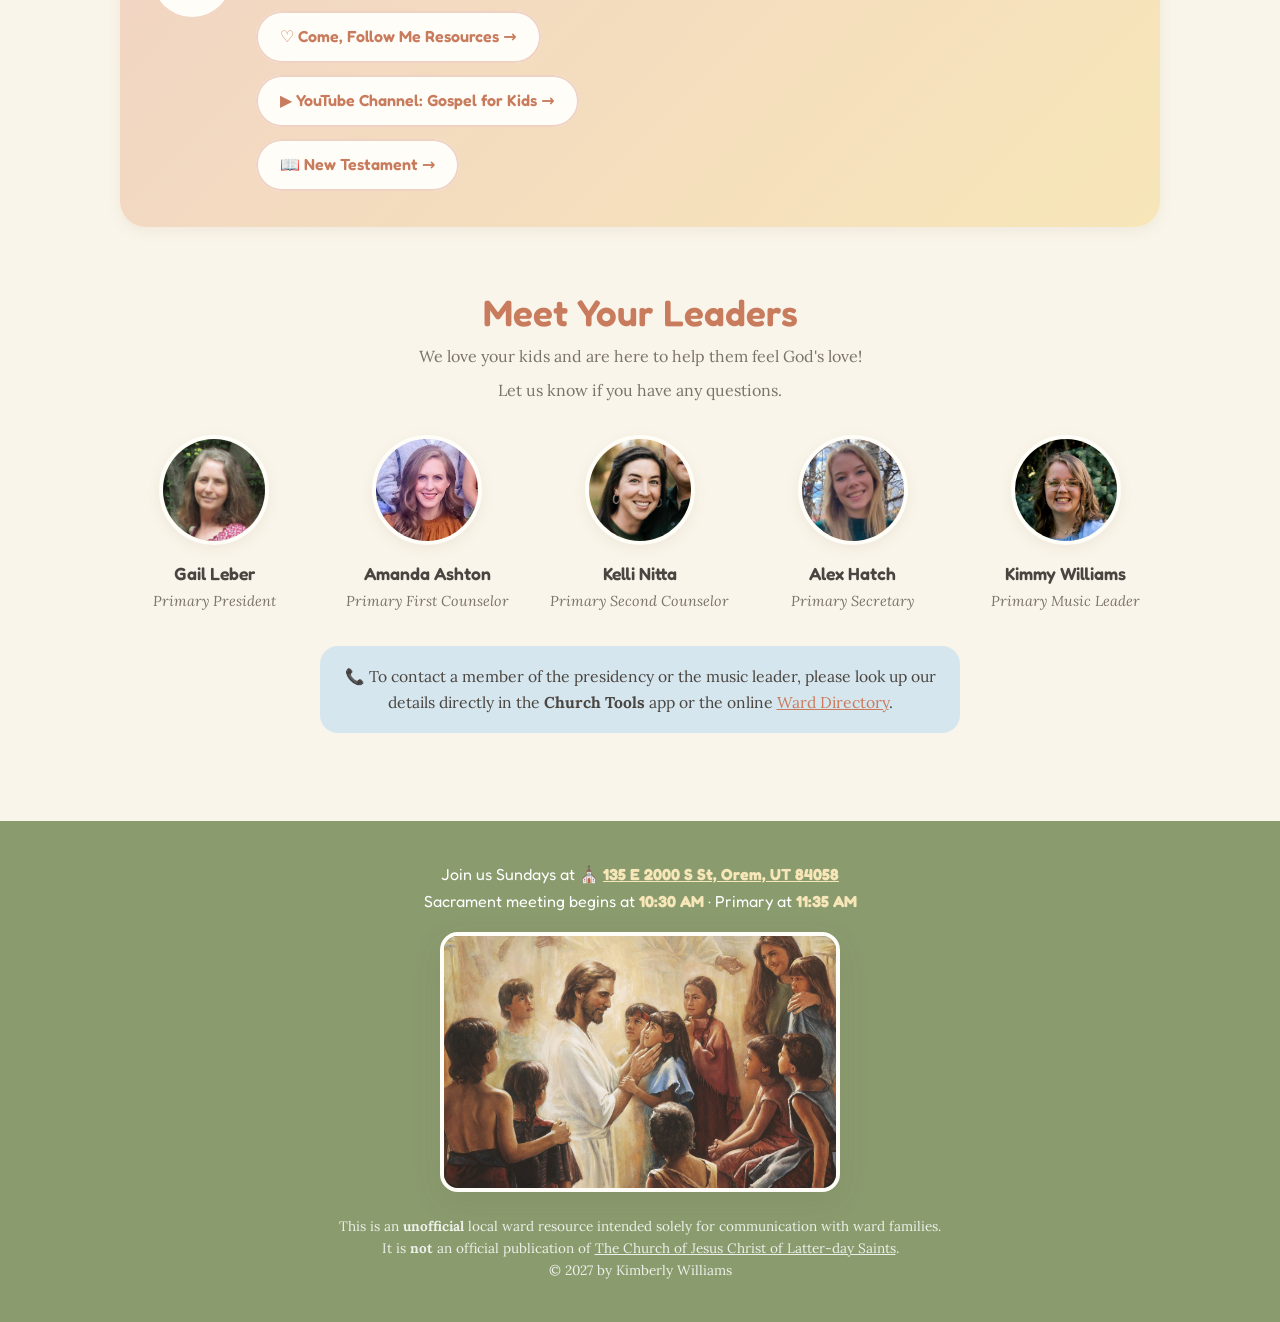
<file: 2027.html>
<!DOCTYPE html>
<html lang="en">
<head>
  <meta charset="UTF-8" />
  <meta name="viewport" content="width=device-width, initial-scale=1.0" />
  <title>Cherry Hill 9th Ward Primary</title>
  <meta name="description" content="A central hub for parents with Cherry Hill 9th Ward Primary activities, music, lessons, and leadership information." />

  <!-- Link preview (Open Graph + Twitter). This controls the image and text
       shown when the link is shared in Messages, Facebook, etc. Without it,
       previews guess at an image and may grab a profile photo. The image URL
       MUST be absolute (full https://…). If you ever move the site to a custom
       domain, update the two image URLs and og:url below to match. -->
  <meta property="og:type" content="website" />
  <meta property="og:title" content="Cherry Hill 9th Ward Primary" />
  <meta property="og:description" content="Activities, music, weekly lessons, and leaders for the Cherry Hill 9th Ward Primary." />
  <meta property="og:url" content="https://kimmybeew.github.io/PrimaryWebsite/" />
  <meta property="og:image" content="https://kimmybeew.github.io/PrimaryWebsite/images/Jesus-w-kids.jpg" />
  <meta property="og:image:alt" content="A painting of Jesus Christ with children." />
  <meta name="twitter:card" content="summary_large_image" />
  <meta name="twitter:title" content="Cherry Hill 9th Ward Primary" />
  <meta name="twitter:description" content="Activities, music, weekly lessons, and leaders for the Cherry Hill 9th Ward Primary." />
  <meta name="twitter:image" content="https://kimmybeew.github.io/PrimaryWebsite/images/Jesus-w-kids.jpg" />

  <!-- Friendly rounded sans-serif for headings + readable serif for body -->
  <link rel="preconnect" href="https://fonts.googleapis.com" />
  <link rel="preconnect" href="https://fonts.gstatic.com" crossorigin />
  <link href="https://fonts.googleapis.com/css2?family=Fredoka:wght@400;500;600;700&family=Lora:ital,wght@0,400;0,500;0,600;1,400&display=swap" rel="stylesheet" />

  <link rel="stylesheet" href="styles.css" />
</head>
<body>

  <!-- ============================= HERO ============================= -->
  <header class="hero">
    <div class="hero__inner">
      <h1 class="hero__title">Cherry Hill 9th Ward Primary</h1>
      <p class="hero__subtitle">
        Welcome! This is your one-stop spot for the whats-what in the 9th ward Primary.
      </p>
      <nav class="hero__nav" aria-label="Section navigation">
        <a href="#calendar">Calendar</a>
        <a href="#music">Music</a>
        <a href="#lesson">Come, Follow Me</a>
        <a href="#leaders">Leaders</a>
      </nav>
    </div>
  </header>

  <main class="container">

    <!-- ========================= CALENDAR ========================= -->
    <section id="calendar" class="section" aria-labelledby="calendar-heading">
      <div class="section__head">
        <h2 id="calendar-heading" class="section__title">Upcoming Events</h2>
        <p class="section__lede">Here's what's coming up for our Primary. Check out our <a href="https://local.churchofjesuschrist.org/en/units/us/ut/cherry-hill-9th-ward">ward website</a> for other events.</p>
      </div>

      <!-- Color legend — click a color to filter events by type -->
      <ul class="legend" aria-label="Filter events by type">
        <li class="legend__item">
          <button class="legend__btn" type="button" data-filter="sunday" aria-pressed="false">
            <span class="legend__dot legend__dot--sunday"></span>
            Sunday
          </button>
        </li>
        <li class="legend__item">
          <button class="legend__btn" type="button" data-filter="weekday" aria-pressed="false">
            <span class="legend__dot legend__dot--weekday"></span>
            Activities
          </button>
        </li>
        <li class="legend__item">
          <button class="legend__btn" type="button" data-filter="special" aria-pressed="false">
            <span class="legend__dot legend__dot--special"></span>
            Special
          </button>
        </li>
        <li class="legend__item">
          <button class="legend__btn" type="button" data-filter="ward" aria-pressed="false">
            <span class="legend__dot legend__dot--ward"></span>
            Ward-Wide Event
          </button>
        </li>
      </ul>
      <p class="legend__hint">Select a color to filter events — select it again to show all.</p>

      <!-- Event cards. Duplicate a <li> and edit the placeholders to add events. -->
      <ul class="events">

        <li class="event event--special">
          <div class="event__date">
            <span class="event__month">JAN</span>
            <span class="event__day">01</span>
          </div>
          <div class="event__body">
            <span class="event__tag event__tag--special">Friday</span>
            <h3 class="event__title">New Year's Day</h3>
            <p class="event__meta">🕙 Midnight &middot; 📍 World</p>
            <p class="event__desc">Happy New Year!</p>
          </div>
        </li>

        <li class="event event--special">
          <div class="event__date">
            <span class="event__month">APR</span>
            <span class="event__day">3-4</span>
          </div>
          <div class="event__body">
            <span class="event__tag event__tag--special">Sat & Sun</span>
            <h3 class="event__title">General Conference</h3>
            <p class="event__meta">🕙 10 AM & 2 PM &middot; 📍 Wherever!</p>
            <p class="event__desc">No primary this weekend, but listen to our prophet and general authorities speak anywhere with an internet connection or radio signal.</p>
          </div>
        </li>

        <li class="event event--special">
          <div class="event__date">
            <span class="event__month">OCT</span>
            <span class="event__day">2-3</span>
          </div>
          <div class="event__body">
            <span class="event__tag event__tag--special">Sat & Sun</span>
            <h3 class="event__title">General Conference</h3>
            <p class="event__meta">🕙 10 AM & 2 PM &middot; 📍 Wherever!</p>
            <p class="event__desc">No primary this weekend, but listen to our prophet and general authorities speak anywhere with an internet connection or radio signal.</p>
          </div>
        </li>

        <li class="event event--weekday">
          <div class="event__date">
            <span class="event__month">TBA</span>
            <span class="event__day">TBA</span>
          </div>
          <div class="event__body">
            <span class="event__tag event__tag--weekday">Saturday</span>
            <h3 class="event__title">Primary Program Rehearsal</h3>
            <p class="event__meta">🕙 10am-11am &middot; 📍 Chapel</p>
            <p class="event__desc">Come together to practice your lines and our songs!</p>
          </div>
        </li>

        <li class="event event--sunday">
          <div class="event__date">
            <span class="event__month">TBA</span>
            <span class="event__day">TBA</span>
          </div>
          <div class="event__body">
            <span class="event__tag event__tag--sunday">Sunday</span>
            <h3 class="event__title">Primary Program</h3>
            <p class="event__meta">🕙 10:30 AM &middot; 📍 Chapel</p>
            <p class="event__desc">Showcasing some of the things we've learned in primary this year.
              Thanks for supporting your kids!</p>
          </div>
        </li>

      </ul>
      <p class="events-empty" hidden>
        No events in this category right now! Check back later for updates or check out the
        <a href="https://local.churchofjesuschrist.org/en/units/us/ut/cherry-hill-9th-ward">9th ward website</a>.
      </p>
      <p class="events-past" hidden>
        That's a wrap on everything scheduled so far! Check back soon for what's next, or see the
        <a href="https://local.churchofjesuschrist.org/en/units/us/ut/cherry-hill-9th-ward">9th ward website</a>.
      </p>
    </section>

    <!-- ========================= ART 1 ========================== -->
      <figure class="section__art">
        <img src="images/go00159.jpg" alt="'Take My Hand' by Greg Olsen (2008). A painting of Jesus holding a child's hand as they walk down a grassy forest path by a stream, both looking with wonder at a small chipmunk on a rock." fetchpriority="high" />
        <figcaption class="section__art-credit">
          <a href="https://gregolsen.com/customize/?i=go00159" target="_blank" rel="noopener">“Take My Hand” by Greg Olsen</a>
        </figcaption>
      </figure>

    <!-- ========================= MUSIC ========================= -->
    <section id="music" class="section section--music" aria-labelledby="music-heading">
      <div class="section__head">
        <h2 id="music-heading" class="section__title">Singing Time</h2>
        <p class="section__lede">Practicing at home can help songs stick!</p>
      </div>

      <!-- Featured playlist button -->
      <a class="music-cta" href="https://www.churchofjesuschrist.org/media/music/playlists/-JL0KJd1EVd02xZ6xTlSpwFaY04KenIYjxWjvoHLE52dJQrp8gI0V8lb_lZ-sWwImAZlcqW7uJTzdr29l3OadGxXLgiLbbmPyRlDP6LjlpI" target="_blank" rel="noopener">
        <span class="music-cta__icon" aria-hidden="true">🎵</span>
        <span class="music-cta__text">
          <span class="music-cta__title">Listen to Our Primary Program Playlist (Not updated yet, but coming soon!)</span>
          <span class="music-cta__sub">2027 Primary Program songs &middot; currently only available on the Gospel Library app</span>
        </span>
        <span class="music-cta__arrow" aria-hidden="true">→</span>
      </a>

      <!-- Casual listening -->
      <div class="casual-listening">
        <a class="casual-listening__card casual-listening__card--thisweek" href="https://www.churchofjesuschrist.org/media/music/playlists/ms2MDGX-ANNCxnGuZNjEi5flxQwxNzulPPiBMnS12xNYg2flGQQ-u9Zh3Hu_kaiPsCPYQgtOz_g5PBfBMzpd0vVi4pCnJtcZTH04Yb6Rxu0" target="_blank" rel="noopener">
          <span class="casual-listening__label">🎵 Get a Glimpse</span>
          <span class="casual-listening__title">This Week's Songs</span>
          <span class="casual-listening__hint">Get a glimpse into what we're singing in Primary this week and next week →</span>
        </a>
        <a class="casual-listening__card casual-listening__card--listen" href="https://www.churchofjesuschrist.org/media/music/playlists/JwuygNSni-hooBy-9De3LoZeIOgOFpoZvS6gIgFMNXKYhjVxCzI5UgxONsYracxWulPwhie7flSKd0Djac90T1ZdqozIQwEGvDSmf4NTvTE" target="_blank" rel="noopener">
          <span class="casual-listening__label">🎵 This Year</span>
          <span class="casual-listening__title">All 2027 Songs Playlist</span>
          <span class="casual-listening__hint">View all the songs recommended this year from Come, Follow Me →</span>
        </a>
        <a class="casual-listening__card casual-listening__card--otheryear" href="https://www.churchofjesuschrist.org/media/music/playlists/hV4j9amYAeIF5MVOUEBsgDwM4K5bTFudXdsFuK90MGi38MA62GZ6QpKag2Gd_JoTV9q5MZac0sRDuHipb2UXCgaY5BbU53ON5UHAfCkIeZ8" target="_blank" rel="noopener">
          <span class="casual-listening__label">🎵 Casual Listening</span>
          <span class="casual-listening__title">All 2026 Songs Playlist</span>
          <span class="casual-listening__hint">Revisit last year's recommended CFM Primary songs →</span>
        </a>
        <a class="casual-listening__card casual-listening__card--explore" href="https://www.churchofjesuschrist.org/study/music" target="_blank" rel="noopener">
          <span class="casual-listening__label">🎵 Explore</span>
          <span class="casual-listening__title">Church Music Library</span>
          <span class="casual-listening__hint">Explore and listen to the church's wide array of music. →</span>
        </a>
      </div>

    <!-- Lyrics slideshows (Google Drive folder, kept updated) -->
      <a class="music-cta music-cta--slides" href="https://drive.google.com/drive/folders/1FtE29DrOnAoNQ1FYjuX9Qrth_nsGt74x?usp=sharing" target="_blank" rel="noopener">
        <span class="music-cta__icon" aria-hidden="true">🎞️</span>
        <span class="music-cta__text">
          <span class="music-cta__title">Lyrics Slideshows &middot; Sing Along at Home</span>
          <span class="music-cta__sub">A Google Drive folder with the lyric slideshows we use in class (in various stages of completion).</span>
        </span>
        <span class="music-cta__arrow" aria-hidden="true">→</span>
      </a>

    <!-- Sheet music list -->
      <div id="sheet-music" class="sheet-music">
        <h3 class="sheet-music__heading">Come, Follow Me 2027 Primary Songs</h3>
        <p class="sheet-music__note">Each link opens the official lyrics or sheet music on churchofjesuschrist.org.</p>

        <div class="months">

          <article class="month-block">
            <h4 class="month-block__name">January</h4>
            <ul class="song-list">
              <li><a href="https://www.churchofjesuschrist.org/study/manual/childrens-songbook/a-childs-prayer" target="_blank" rel="noopener">A Child’s Prayer <span class="song-list__ref">Children's Songbook, 12–13</span></a></li>
              <li><a href="https://www.churchofjesuschrist.org/study/manual/childrens-songbook/jesus-once-was-a-little-child" target="_blank" rel="noopener">Jesus Once Was a Little Child <span class="song-list__ref">Children's Songbook, 55</span></a></li>
              <li><a href="https://www.churchofjesuschrist.org/study/manual/childrens-songbook/baptism" target="_blank" rel="noopener">Baptism <span class="song-list__ref">Children's Songbook, 100–101</span></a></li>
            </ul>
          </article>

          <article class="month-block">
            <h4 class="month-block__name">February</h4>
            <ul class="song-list">
              <li><a href="https://www.churchofjesuschrist.org/study/music/hymns-for-home-and-church/this-little-light-of-mine" target="_blank" rel="noopener">This Little Light of Mine <span class="song-list__ref">Hymns—For Home and Church, no. 1028</span></a></li>
              <li><a href="https://www.churchofjesuschrist.org/study/manual/childrens-songbook/the-wise-man-and-the-foolish-man" target="_blank" rel="noopener">The Wise Man and the Foolish Man <span class="song-list__ref">Children's Songbook, 281</span></a></li>
              <li><a href="https://www.churchofjesuschrist.org/study/music/hymns-for-home-and-church/the-miracle" target="_blank" rel="noopener">The Miracle <span class="song-list__ref">Hymns—For Home and Church, no. 1070</span></a></li>
            </ul>
          </article>

          <article class="month-block">
            <h4 class="month-block__name">March</h4>
            <ul class="song-list">
              <li><a href="https://www.churchofjesuschrist.org/study/music/hymns-for-home-and-church/his-eye-is-on-the-sparrow" target="_blank" rel="noopener">His Eye Is on the Sparrow <span class="song-list__ref">Hymns—For Home and Church, no. 1005</span></a></li>
              <li><a href="https://www.churchofjesuschrist.org/study/music/hymns-for-home-and-church/he-cares-for-me" target="_blank" rel="noopener">He Cares for Me <span class="song-list__ref">Hymns—For Home and Church, no. 1047</span></a></li>
              <li><a href="https://www.churchofjesuschrist.org/study/manual/childrens-songbook/easter-hosanna" target="_blank" rel="noopener">Easter Hosanna <span class="song-list__ref">Children's Songbook, 68–69</span></a></li>
            </ul>
          </article>

          <article class="month-block">
            <h4 class="month-block__name">April</h4>
            <ul class="song-list">
              <li><a href="https://www.churchofjesuschrist.org/study/music/hymns-for-home-and-church/holy-places" target="_blank" rel="noopener">Holy Places <span class="song-list__ref">Hymns—For Home and Church, no. 1026</span></a></li>
              <li><a href="https://www.churchofjesuschrist.org/study/manual/hymns/have-i-done-any-good" target="_blank" rel="noopener">Have I Done Any Good? <span class="song-list__ref">Hymns, no. 223</span></a></li>
              <li><a href="https://www.churchofjesuschrist.org/study/manual/childrens-songbook/keep-the-commandments" target="_blank" rel="noopener">Keep the Commandments <span class="song-list__ref">Children's Songbook, 146–47</span></a></li>
            </ul>
          </article>

          <article class="month-block">
            <h4 class="month-block__name">May</h4>
            <ul class="song-list">
              <li><a href="https://www.churchofjesuschrist.org/study/manual/childrens-songbook/i-love-to-see-the-temple" target="_blank" rel="noopener">I Love to See the Temple <span class="song-list__ref">Children's Songbook, 95</span></a></li>
              <li><a href="https://www.churchofjesuschrist.org/study/manual/childrens-songbook/families-can-be-together-forever" target="_blank" rel="noopener">Families Can Be Together Forever <span class="song-list__ref">Children's Songbook, 188–89</span></a></li>
              <li><a href="https://www.churchofjesuschrist.org/study/manual/childrens-songbook/love-one-another" target="_blank" rel="noopener">Love One Another <span class="song-list__ref">Children's Songbook, 136–37</span></a></li>
            </ul>
          </article>

          <article class="month-block">
            <h4 class="month-block__name">June</h4>
            <ul class="song-list">
              <li><a href="https://www.churchofjesuschrist.org/study/manual/childrens-songbook/the-holy-ghost" target="_blank" rel="noopener">The Holy Ghost <span class="song-list__ref">Children's Songbook, 105</span></a></li>
              <li><a href="https://www.churchofjesuschrist.org/study/manual/childrens-songbook/he-sent-his-son" target="_blank" rel="noopener">He Sent His Son <span class="song-list__ref">Children's Songbook, 34–35</span></a></li>
              <li><a href="https://www.churchofjesuschrist.org/study/music/hymns-for-home-and-church/gethsemane" target="_blank" rel="noopener">Gethsemane <span class="song-list__ref">Hymns—For Home and Church, no. 1009</span></a></li>
            </ul>
          </article>

          <article class="month-block">
            <h4 class="month-block__name">July</h4>
            <ul class="song-list">
              <li><a href="https://www.churchofjesuschrist.org/study/manual/childrens-songbook/stand-for-the-right" target="_blank" rel="noopener">Stand for the Right <span class="song-list__ref">Children's Songbook, 159</span></a></li>
              <li><a href="https://www.churchofjesuschrist.org/study/music/hymns-for-home-and-church/holding-hands-around-the-world" target="_blank" rel="noopener">Holding Hands Around the World <span class="song-list__ref">Hymns—For Home and Church, no. 1011</span></a></li>
              <li><a href="https://www.churchofjesuschrist.org/study/manual/childrens-songbook/i-know-my-father-lives" target="_blank" rel="noopener">I Know My Father Lives <span class="song-list__ref">Children's Songbook, 5</span></a></li>
            </ul>
          </article>

          <article class="month-block">
            <h4 class="month-block__name">August</h4>
            <ul class="song-list">
              <li><a href="https://www.churchofjesuschrist.org/study/music/hymns-for-home-and-church/standing-on-the-promises" target="_blank" rel="noopener">Standing on the Promises <span class="song-list__ref">Hymns—For Home and Church, no. 1023</span></a></li>
              <li><a href="https://www.churchofjesuschrist.org/study/manual/childrens-songbook/i-will-follow-gods-plan" target="_blank" rel="noopener">I Will Follow God's Plan <span class="song-list__ref">Children's Songbook, 164–65</span></a></li>
              <li><a href="https://www.churchofjesuschrist.org/study/manual/childrens-songbook/jesus-said-love-everyone" target="_blank" rel="noopener">Jesus Said Love Everyone <span class="song-list__ref">Children's Songbook, 61</span></a></li>
            </ul>
          </article>

          <article class="month-block">
            <h4 class="month-block__name">September</h4>
            <ul class="song-list">
              <li><a href="https://www.churchofjesuschrist.org/study/manual/childrens-songbook/did-jesus-really-live-again" target="_blank" rel="noopener">Did Jesus Really Live Again? <span class="song-list__ref">Children's Songbook, 64</span></a></li>
              <li><a href="https://www.churchofjesuschrist.org/study/manual/childrens-songbook/i-feel-my-saviors-love" target="_blank" rel="noopener">I Feel My Savior's Love <span class="song-list__ref">Children's Songbook, 74–75</span></a></li>
              <li><a href="https://www.churchofjesuschrist.org/study/manual/childrens-songbook/teach-me-to-walk-in-the-light" target="_blank" rel="noopener">Teach Me to Walk in the Light <span class="song-list__ref">Children's Songbook, 177</span></a></li>
            </ul>
          </article>

          <article class="month-block">
            <h4 class="month-block__name">October</h4>
            <ul class="song-list">
              <li><a href="https://www.churchofjesuschrist.org/study/manual/childrens-songbook/the-church-of-jesus-christ" target="_blank" rel="noopener">The Church of Jesus Christ <span class="song-list__ref">Children's Songbook, 77</span></a></li>
              <li><a href="https://www.churchofjesuschrist.org/study/manual/childrens-songbook/beautiful-savior-crusaders-hymn" target="_blank" rel="noopener">Beautiful Savior <span class="song-list__ref">Children's Songbook, 62–63</span></a></li>
              <li><a href="https://www.churchofjesuschrist.org/study/music/hymns-for-home-and-church/i-have-faith-in-the-lord-jesus-christ" target="_blank" rel="noopener">I Have Faith in the Lord Jesus Christ <span class="song-list__ref">Hymns—For Home and Church, no. 1024</span></a></li>
            </ul>
          </article>

          <article class="month-block">
            <h4 class="month-block__name">November</h4>
            <ul class="song-list">
              <li><a href="https://www.churchofjesuschrist.org/study/manual/childrens-songbook/faith" target="_blank" rel="noopener">Faith <span class="song-list__ref">Children's Songbook, 96–97</span></a></li>
              <li><a href="https://www.churchofjesuschrist.org/study/manual/childrens-songbook/where-love-is" target="_blank" rel="noopener">Where Love Is <span class="song-list__ref">Children's Songbook, 138–39</span></a></li>
              <li><a href="https://www.churchofjesuschrist.org/study/music/hymns-for-home-and-church/im-gonna-live-so-god-can-use-me" target="_blank" rel="noopener">I'm Gonna Live So God Can Use Me <span class="song-list__ref">Hymns—For Home and Church, no. 1037</span></a></li>
            </ul>
          </article>

          <article class="month-block">
            <h4 class="month-block__name">December</h4>
            <ul class="song-list">
              <li><a href="https://www.churchofjesuschrist.org/study/manual/childrens-songbook/marys-lullaby" target="_blank" rel="noopener">Mary's Lullaby <span class="song-list__ref">Children's Songbook, 44–45</span></a></li>
              <li><a href="https://www.churchofjesuschrist.org/study/music/hymns-for-home-and-church/when-the-savior-comes-again" target="_blank" rel="noopener">When the Savior Comes Again <span class="song-list__ref">Hymns—For Home and Church, no. 1002</span></a></li>
              <li><a href="https://www.churchofjesuschrist.org/study/manual/childrens-songbook/i-lived-in-heaven" target="_blank" rel="noopener">I Lived in Heaven <span class="song-list__ref">Children's Songbook, 4</span></a></li>
            </ul>
          </article>

        </div>
      </div>
    </section>

    <!-- ========================= ART 2 ========================== -->
      <figure class="section__art">
        <img src="images/go00091.jpg" alt="“In His Light” by Greg Olsen. A painting of Jesus wrapping his arm around the shoulders of a little kid." fetchpriority="high" />
        <figcaption class="section__art-credit">
          <a href="https://gregolsen.com/customize/?i=go00091" target="_blank" rel="noopener">“In His Light” by Greg Olsen</a>
        </figcaption>
      </figure>

    <!-- ====================== COME, FOLLOW ME ====================== -->
    <section id="lesson" class="section" aria-labelledby="lesson-heading">
      <div class="callout">
        <div class="callout__icon" aria-hidden="true">📖</div>
        <div class="callout__body">
          <h2 id="lesson-heading" class="callout__title">Gospel Study</h2>
          <p class="callout__text">
            Follow along with the family at home. Here are some resources to help you study the gospel with your children.
          </p>
          <a id="cfm-link" class="btn btn--primary" href="https://www.churchofjesuschrist.org/study/manual/come-follow-me-for-home-and-church-new-testament-2027/01" target="_blank" rel="noopener">
            🗓️ This Week's "Come, Follow Me" Lesson →
          </a>
          <a id="fast-sun" class="btn btn--tertiary" href="https://www.churchofjesuschrist.org/study/manual/come-follow-me-for-home-and-church-new-testament-2027/54-appendix-b/001-plan-of-happiness" target="_blank" rel="noopener">
            🗓️ This Month's Fast-Sunday Lesson →
          </a>
          <a class="btn btn--secondary" href="https://www.churchofjesuschrist.org/study/come-follow-me/additional-resources-for-teaching-children" target="_blank" rel="noopener">
            ♡ Come, Follow Me Resources →
          </a>
          <a class="btn btn--secondary" href="https://www.youtube.com/@GospelForKids" target="_blank" rel="noopener">
            ▶︎ YouTube Channel: Gospel for Kids →
          </a>
          <a class="btn btn--secondary" href="https://www.churchofjesuschrist.org/study/scriptures/nt" target="_blank" rel="noopener">
            📖 New Testament →
          </a>
        </div>
      </div>
    </section>

    <!-- ========================= LEADERS ========================= -->
    <section id="leaders" class="section" aria-labelledby="leaders-heading">
      <div class="section__head">
        <h2 id="leaders-heading" class="section__title">Meet Your Leaders</h2>
        <p class="section__lede">We love your kids and are here to help them feel God's love!</p>
        <p class="section__lede">Let us know if you have any questions.</p>
      </div>

      <div class="leaders">

        <figure class="leader">
          <div class="leader__photo">
            <img class="leader__photo-img--zoom-leber" src="images/GailLeber.jpeg" alt="Gail Leber" loading="lazy" />
          </div>
          <figcaption class="leader__caption">
            <span class="leader__name">Gail Leber</span>
            <span class="leader__role">Primary President</span>
          </figcaption>
        </figure>

        <figure class="leader">
          <div class="leader__photo">
            <img class="leader__photo-img--zoom-ashton" src="images/AmandaAshton.jpeg" alt="Amanda Ashton" loading="lazy" />
          </div>
          <figcaption class="leader__caption">
            <span class="leader__name">Amanda Ashton</span>
            <span class="leader__role">Primary First Counselor</span>
          </figcaption>
        </figure>

        <figure class="leader">
          <div class="leader__photo">
            <img class="leader__photo-img--zoom-nitta" src="images/KelliNitta.jpeg" alt="Kelli Nitta" loading="lazy" />
          </div>
          <figcaption class="leader__caption">
            <span class="leader__name">Kelli Nitta</span>
            <span class="leader__role">Primary Second Counselor</span>
          </figcaption>
        </figure>

        <figure class="leader">
          <div class="leader__photo">
            <img class="leader__photo-img--zoom-hatch" src="images/AlexHatch.jpeg" alt="Alex Hatch" loading="lazy" />
          </div>
          <figcaption class="leader__caption">
            <span class="leader__name">Alex Hatch</span>
            <span class="leader__role">Primary Secretary</span>
          </figcaption>
        </figure>

        <figure class="leader">
          <div class="leader__photo">
            <img class="leader__photo-img--zoom-williams" src="images/KimmyWilliams.png" alt="Kimmy Williams" loading="lazy" />
          </div>
          <figcaption class="leader__caption">
            <span class="leader__name">Kimmy Williams</span>
            <span class="leader__role">Primary Music Leader</span>
          </figcaption>
        </figure>

      </div>

      <p class="contact-note">
        📞 To contact a member of the presidency or the music leader, please look
        up our details directly in the <strong>Church Tools</strong> app or the online 
        <a href="https://directory.churchofjesuschrist.org/234648">Ward Directory</a>.
      </p>
    </section>

  </main>

  <!-- ========================= FOOTER ========================= -->
  <footer class="footer">
    <div class="footer__inner">
      <p class="footer__meeting">
        Join us Sundays at ⛪ <a href="https://local.churchofjesuschrist.org/en/us/ut/orem/135-east-2000-south"><strong>135 E 2000 S St, Orem, UT 84058</strong></a><br />
        Sacrament meeting begins at <strong>10:30 AM</strong> &middot; Primary at <strong>11:35 AM</strong>
      </p>
      <img class="footer__art" src="images/Jesus-w-kids.jpg" alt="A painting of Jesus Christ with children." loading="lazy" />
      <p class="footer__disclaimer">
        This is an <strong>unofficial</strong> local ward resource intended solely for
        communication with ward families.
      </p>
      <p class="footer__disclaimer">
        It is <strong>not</strong> an official publication of
        <a href="https://www.churchofjesuschrist.org/">The Church of Jesus Christ of Latter-day Saints</a>.
      </p>
      <p class="footer__disclaimer">
        © 2027 by Kimberly Williams
      </p>
    </div>
  </footer>

  <!-- Shared site scripts: Come, Follow Me + Fast-Sunday links, event filter -->
  <script src="scripts.js"></script>

</body>
</html>
</file>
<file: styles.css>
/* ============================================================
   Cherry Hill 9th Ward Primary
   Color palette: warm cream, sage green, soft sky blue,
   muted sunny yellow, terracotta.
   ============================================================ */

:root {
  /* Core palette */
  --cream:        #faf5ea;
  --cream-card:   #fffdf8;
  --sage:         #8a9b6e;
  --sage-soft:    #d9e2c8;
  --sky:          #8fb6cb;
  --sky-soft:     #d6e6ee;
  --yellow:       #efc75e;
  --yellow-soft:  #f7e6b8;
  --terracotta:   #c97c5d;
  --terracotta-soft: #f0d2c5;

  /* Text */
  --ink:          #4a4540;
  --ink-soft:     #7a736a;
  --brown:        #764335;
  --white:        #fff;
  --white-soft:   rgba(255,255,255,0.85);

  /* UI */
  --radius:       18px;
  --radius-lg:    26px;
  --shadow:       0 10px 30px rgba(106, 92, 70, 0.10);
  --shadow-soft:  0 4px 14px rgba(106, 92, 70, 0.08);
  --maxw:         1080px;

  --font-head: "Fredoka", "Trebuchet MS", system-ui, sans-serif;
  --font-body: "Lora", Georgia, "Times New Roman", serif;
}

* { box-sizing: border-box; }

/* The hidden attribute must win over our own display rules (.legend is flex). */
[hidden] { display: none !important; }

html { scroll-behavior: smooth; }

body {
  margin: 0;
  font-family: var(--font-body);
  color: var(--ink);
  background-color: var(--cream);
  line-height: 1.65;
  -webkit-font-smoothing: antialiased;
}

h1, h2, h3, h4 {
  font-family: var(--font-head);
  font-weight: 600;
  line-height: 1.2;
  color: var(--ink);
  margin: 0;
}

a { color: var(--terracotta); }

.container {
  max-width: var(--maxw);
  margin: 0 auto;
  /* One even rhythm for the whole page: `gap` spaces every section (and the
     art figures, which count as sections), and the matching vertical padding
     spaces the first/last section from the hero and footer. Change --section-gap
     in one place to retune all of it. */
  --section-gap: 4rem;
  padding: var(--section-gap) 1.25rem;
  display: flex;
  flex-direction: column;
  gap: var(--section-gap);
}

/* ============================= HERO ============================= */
.hero {
  background:
    radial-gradient(circle at 18% 20%, var(--yellow-soft) 0, transparent 42%),
    radial-gradient(circle at 85% 15%, var(--sky-soft) 0, transparent 40%),
    radial-gradient(circle at 50% 120%, var(--sage-soft) 0, transparent 55%),
    var(--cream);
  text-align: center;
  padding: 2.75rem 1.25rem 3.25rem;
  /* border-bottom: 3px solid var(--cream-card); */
}

.hero__inner { max-width: 760px; margin: 0 auto; }

.hero__title {
  font-size: clamp(2.1rem, 5.5vw, 3.4rem);
  font-weight: 700;
  color: var(--sage);
  letter-spacing: -0.5px;
}

.hero__subtitle {
  font-size: clamp(1.05rem, 2.2vw, 1.3rem);
  color: var(--ink-soft);
  max-width: 580px;
  margin: 1rem auto 2rem;
}

.hero__nav {
  display: flex;
  flex-wrap: wrap;
  justify-content: center;
  gap: 0.6rem;
}

.hero__nav a {
  font-family: var(--font-head);
  font-size: 0.95rem;
  text-decoration: none;
  color: var(--ink);
  background: var(--cream-card);
  padding: 0.5rem 1.1rem;
  border-radius: 999px;
  box-shadow: var(--shadow-soft);
  transition: transform 0.15s ease, background 0.15s ease;
}
.hero__nav a:hover { transform: translateY(-2px); background: var(--yellow-soft); }

/* ============================= SECTIONS ============================= */
/* No vertical padding/margin here — spacing between sections is handled by the
   flex `gap` on .container so every gap stays even. */
.section { padding: 0; }
.section--music {
  background: var(--cream-card);
  border-radius: var(--radius-lg);
  padding: 3rem 1.5rem;
  box-shadow: var(--shadow-soft);
}

.section__head { text-align: center; margin-bottom: 2rem; }
.section__title {
  font-size: clamp(1.7rem, 4vw, 2.3rem);
  color: var(--terracotta);
}
.section__lede {
  color: var(--ink-soft);
  margin: 0.5rem auto 0;
  max-width: 540px;
}

.section__art {
  /* Vertical spacing comes from .container's flex gap; `auto` side margins just
     keep the image centered. */
  margin: 0 auto;
  width: 80%;
  height: auto;
  max-width: 800px;
}
.section__art img {
  display: block;
  width: 100%;
  height: auto;
  border-radius: var(--radius-lg);
  box-shadow: var(--shadow);
  border: 5px solid var(--cream-card);
}
.section__art-credit {
  font-family: var(--font-head);
  font-size: 0.8rem;
  color: var(--ink-soft);
  margin-top: 0.6rem;
}
.section__art-credit a { color: var(--ink-soft); }

/* ============================= LEGEND ============================= */
.legend {
  list-style: none;
  display: flex;
  flex-wrap: wrap;
  justify-content: center;
  gap: 1rem 1.75rem;
  padding: 0;
  margin: 0 0 0.6rem;
  font-family: var(--font-head);
  font-size: 0.92rem;
  color: var(--ink-soft);
}
.legend__item { display: flex; }
/* The legend items are buttons that filter the events below. */
.legend__btn {
  display: inline-flex;
  align-items: center;
  gap: 0.5rem;
  font: inherit;
  color: inherit;
  background: none;
  border: 1px solid transparent;
  cursor: pointer;
  padding: 0.3rem 0.75rem;
  border-radius: 999px;
  transition: background 0.15s ease, border-color 0.15s ease, transform 0.1s ease;
}
.legend__btn:hover { background: var(--cream-card); }
.legend__btn:active { transform: translateY(1px); }
.legend__btn[aria-pressed="true"] {
  background: var(--cream-card);
  border-color: var(--ink-soft);
  box-shadow: var(--shadow-soft);
}
.legend__hint {
  text-align: center;
  font-family: var(--font-head);
  font-size: 0.8rem;
  color: var(--ink-soft);
  margin: 0 0 1.75rem;
}
.legend__dot {
  width: 16px; height: 16px;
  border-radius: 50%;
  display: inline-block;
}
.legend__dot--sunday  { background: var(--sage); }
.legend__dot--weekday { background: var(--sky); }
.legend__dot--special { background: var(--yellow); }
.legend__dot--ward    { background: var(--terracotta); }
/* Events hidden by the legend filter. Two classes beats `.event { display: flex }`. */
.event.is-hidden { display: none; }
/* Events the script retired at 2 AM the morning after they happened. */
.event.is-expired { display: none; }
/* Notes the script shows when nothing is left to display: .events-empty when a
   filter matches no events, .events-past when every event on the page is over. */
.events-empty,
.events-past {
  text-align: center;
  color: var(--ink-soft);
  font-size: 1rem;
  line-height: 1.6;
  max-width: 480px;
  margin: 1.5rem auto 0;
}

/* ============================= EVENTS ============================= */
.events {
  list-style: none;
  padding: 0;
  margin: 0;
  display: grid;
  grid-template-columns: repeat(auto-fill, minmax(300px, 1fr));
  gap: 1.25rem;
}

.event {
  display: flex;
  gap: 1rem;
  background: var(--cream-card);
  border-radius: var(--radius);
  padding: 1.25rem;
  box-shadow: var(--shadow-soft);
  border-left: 6px solid var(--sage);
  transition: transform 0.15s ease, box-shadow 0.15s ease;
}
.event:hover { transform: translateY(-3px); box-shadow: var(--shadow); }

.event--sunday  { border-left-color: var(--sage); }
.event--weekday { border-left-color: var(--sky); }
.event--special { border-left-color: var(--yellow); }
.event--ward    { border-left-color: var(--terracotta); }

.event__date {
  flex: 0 0 auto;
  text-align: center;
  width: 58px;
  border-radius: 14px;
  padding: 0.5rem 0;
  align-self: flex-start;
  font-family: var(--font-head);
  line-height: 1.1;
}
.event--sunday  .event__date { background: var(--sage-soft); }
.event--weekday .event__date { background: var(--sky-soft); }
.event--special .event__date { background: var(--yellow-soft); }
.event--ward    .event__date { background: var(--terracotta-soft); }

.event__month {
  display: block;
  font-size: 0.72rem;
  letter-spacing: 1px;
  color: var(--ink-soft);
  text-transform: uppercase;
}
.event__day {
  display: block;
  font-size: 1.65rem;
  font-weight: 600;
  color: var(--ink);
}

.event__body { flex: 1; }
.event__tag {
  display: inline-block;
  font-family: var(--font-head);
  font-size: 0.72rem;
  letter-spacing: 0.5px;
  text-transform: uppercase;
  padding: 0.15rem 0.65rem;
  border-radius: 999px;
  margin-bottom: 0.4rem;
  color: #fff;
}
.event__tag--sunday  { background: var(--sage); }
.event__tag--weekday { background: var(--sky); }
/* Yellow is light, so use dark text on the special pill for legible contrast. */
.event__tag--special { background: var(--yellow); color: var(--ink); }
.event__tag--ward    { background: var(--terracotta); }

.event__title { font-size: 1.2rem; margin-bottom: 0.25rem; }
.event__meta { margin: 0 0 0.4rem; font-size: 0.9rem; color: var(--ink-soft); }
.event__desc { margin: 0; font-size: 0.95rem; }

/* ============================= MUSIC CTA ============================= */
.music-cta {
  display: flex;
  align-items: center;
  gap: 1.1rem;
  text-decoration: none;
  color: var(--ink);
  background: linear-gradient(135deg, var(--sky-soft) 0%, var(--sage-soft) 50%, var(--yellow-soft) 100%);
  border-radius: var(--radius);
  padding: 1.4rem 1.6rem;
  box-shadow: var(--shadow);
  margin-bottom: 1.75rem;
  transition: transform 0.15s ease;
}
.music-cta:hover { transform: translateY(-3px); }
.music-cta__icon {
  font-size: 1.8rem;
  background: var(--white-soft);
  width: 56px; height: 56px;
  border-radius: 50%;
  display: grid; place-items: center;
  flex: 0 0 auto;
}
.music-cta__text { flex: 1; display: flex; flex-direction: column; }
.music-cta__title {
  font-family: var(--font-head);
  font-weight: 600;
  font-size: 1.3rem;
}
.music-cta__sub { 
  font-family: var(--font-subhead); 
  font-size: 1rem; 
  color: var(--brown); 
}
.music-cta__arrow { 
  font-family: var(--font-head); 
  font-size: 1.5rem; 
  color: var(--terracotta); 
}
/* Warm variant for the lyrics-slideshows button so it stands apart from the
   playlist button while keeping white text legible across the whole gradient. */
.music-cta--slides { background: linear-gradient(135deg, var(--terracotta-soft) 0%, var(--yellow-soft) 100%); }

/* ============================= CASUAL LISTENING ============================= */
.casual-listening {
  display: grid;
  /* Mobile-first default: 1 column (1x4) */
  grid-template-columns: 1fr;
  gap: 1.25rem;
  margin-bottom: 2.25rem;
}
/* Tablet & Desktop: Force exactly 2 columns (2x2) */
@media (min-width: 500px) {
  .casual-listening {
    grid-template-columns: repeat(2, 1fr);
  }
}
.casual-listening__card {
  text-decoration: none;
  border-radius: var(--radius);
  padding: 1.4rem 1.5rem;
  display: flex;
  flex-direction: column;
  gap: 0.25rem;
  box-shadow: var(--shadow-soft);
  transition: transform 0.15s ease;
  color: var(--ink);
}
.casual-listening__card:hover { transform: translateY(-3px); }
.casual-listening__card--listen   { background: var(--yellow-soft);    border: 2px solid var(--yellow); }
.casual-listening__card--explore  { background: var(--sky-soft);       border: 2px solid var(--sky); }
.casual-listening__card--thisweek { background: var(--sage-soft);      border: 2px solid var(--sage); }
.casual-listening__card--otheryear{ background: var(--terracotta-soft); border: 2px solid var(--terracotta); }
.casual-listening__label {
  font-family: var(--font-head);
  font-size: 0.78rem;
  letter-spacing: 1px;
  text-transform: uppercase;
  color: var(--ink-soft);
}
.casual-listening__title { font-family: var(--font-head); font-size: 1.5rem; font-weight: 600; }
.casual-listening__hint { font-size: 0.9rem; color: var(--brown); }

/* ============================= SHEET MUSIC ============================= */
.sheet-music { margin-top: 1rem; }
.sheet-music__heading { font-size: 1.4rem; text-align: center; color: var(--sage); }
.sheet-music__note {
  text-align: center;
  color: var(--ink-soft);
  font-size: 0.9rem;
  margin: 0.35rem 0 1.75rem;
}

.months {
  display: grid;
  grid-template-columns: repeat(auto-fill, minmax(250px, 1fr));
  gap: 1.1rem;
}
.month-block {
  background: var(--cream);
  border-radius: var(--radius);
  padding: 1.1rem 1.3rem;
  border-top: 4px solid var(--sage-soft);
}
.month-block__name {
  font-size: 1.1rem;
  color: var(--terracotta);
  margin-bottom: 0.5rem;
}
.song-list { list-style: none; padding: 0; margin: 0; }
.song-list li { margin-bottom: 0.55rem; }
.song-list a {
  text-decoration: none;
  color: var(--ink);
  font-weight: 500;
  display: block;
  line-height: 1.35;
}
.song-list a:hover { color: var(--terracotta); }
.song-list a:hover .song-list__ref { color: var(--terracotta); }
.song-list__ref {
  display: block;
  font-size: 0.8rem;
  color: var(--ink-soft);
  font-style: italic;
  font-weight: 400;
}

/* ============================= CALLOUT (Come, Follow Me) ============================= */
.callout {
  display: flex;
  align-items: center;
  gap: 1.5rem;
  background: linear-gradient(135deg, var(--terracotta-soft) 0%, var(--yellow-soft) 100%);
  border-radius: var(--radius-lg);
  padding: 2.25rem 2rem;
  box-shadow: var(--shadow-soft);
}
.callout__icon {
  font-size: 2.5rem;
  background: var(--cream-card);
  width: 80px; height: 80px;
  border-radius: 50%;
  display: grid; place-items: center;
  flex: 0 0 auto;
}
.callout__title { font-size: clamp(1.5rem, 3.5vw, 2rem); color: var(--terracotta); }
.callout__text { margin: 0.5rem 0 1.25rem; color: var(--ink); max-width: 520px; }

/* ============================= BUTTONS ============================= */
.btn {
  display: inline-block;
  font-family: var(--font-head);
  font-weight: 600;
  text-decoration: none;
  padding: 0.8rem 1.5rem;
  border-radius: 999px;
  transition: transform 0.15s ease, box-shadow 0.15s ease;
}
.btn--primary {
  background: var(--terracotta);
  color: #fff;
  box-shadow: var(--shadow-soft);
}
.btn--primary:hover { transform: translateY(-2px); box-shadow: var(--shadow); }

.btn--secondary {
  display: block;
  width: fit-content;
  background: var(--cream-card);
  color: var(--terracotta);
  box-shadow: inset 0 0 0 2px var(--terracotta-soft);
  margin-top: 0.75rem;
}
.btn--secondary:hover {
  transform: translateY(-2px);
  box-shadow: inset 0 0 0 2px var(--terracotta), var(--shadow-soft);
}

.btn--tertiary {
  display: block;
  width: fit-content;
  background: var(--terracotta-soft);
  color: var(--terracotta); 
  box-shadow: inset 0 0 0 2px var(--cream-card);
  margin-top: 0.75rem;
}
.btn--tertiary:hover {
  transform: translateY(-2px);
  box-shadow: inset 0 0 0 2px var(--terracotta), var(--shadow-soft);
}

/* ============================= LEADERS ============================= */
.leaders {
  display: grid;
  grid-template-columns: repeat(auto-fit, minmax(160px, 1fr));
  gap: 1.5rem;
  margin-bottom: 2rem;
}
.leader { margin: 0; text-align: center; }
.leader__photo {
  width: 110px; height: 110px;
  margin: 0 auto 0.85rem;
  border-radius: 50%;
  background: var(--sage-soft);
  display: grid; place-items: center;
  font-size: 2.5rem;
  box-shadow: var(--shadow-soft);
  border: 4px solid var(--cream-card);
  overflow: hidden;
}
.leader__photo img {
  width: 100%; height: 100%;
  object-fit: cover;
  border-radius: 50%;
}
/* Zoom in on the leaders' faces. 
   transform-origin marks origin (50% 50% is center). 
   lower x to move frame left, lower y to move frame up). */
.leader__photo-img--zoom-leber {
  transform: scale(1.4);
  transform-origin: 45% 50%;
}
.leader__photo-img--zoom-ashton {
  transform: scale(3.7);
  transform-origin: 35% 33%;
}
.leader__photo-img--zoom-nitta {
  transform: scale(1.6);
  transform-origin: 3% 65%;
}
.leader__photo-img--zoom-hatch {
  transform: scale(1.3);
  transform-origin: 55% 2%;
}
.leader__photo-img--zoom-williams {
  transform: scale(1.4);
  transform-origin: 45% 50%;
}
.leader:nth-child(2) .leader__photo { background: var(--sky-soft); }
.leader:nth-child(3) .leader__photo { background: var(--yellow-soft); }
.leader:nth-child(4) .leader__photo { background: var(--terracotta-soft); }
.leader:nth-child(5) .leader__photo { background: var(--sage-soft); }
.leader__caption { display: flex; flex-direction: column; gap: 0.15rem; }
.leader__name { font-family: var(--font-head); font-weight: 600; font-size: 1.1rem; }
.leader__role { font-size: 0.9rem; color: var(--ink-soft); font-style: italic; }

.contact-note {
  text-align: center;
  background: var(--sky-soft);
  border-radius: var(--radius);
  padding: 1.1rem 1.4rem;
  max-width: 640px;
  margin: 0 auto;
  font-size: 0.98rem;
}

/* ============================= FOOTER ============================= */
.footer {
  background: var(--sage);
  color: #fff;
  text-align: center;
  padding: 2.5rem 1.25rem;
  margin-top: 1.5rem;
}
.footer__inner { max-width: 640px; margin: 0 auto; }
.footer__art {
  display: block;
  width: 400px;
  max-width: 65%;
  height: auto;
  margin: 0 auto 1.5rem;
  border-radius: var(--radius);
  box-shadow: var(--shadow);
  border: 4px solid var(--cream-card);
}
.footer__meeting { font-family: var(--font-head); margin: 0 0 1rem; line-height: 1.7; }
.footer__meeting strong { color: var(--yellow-soft); }
/* Match the address link's underline to its text color (was the default
   terracotta, which read as a red underline against the dark footer). */
.footer__meeting a { color: var(--yellow-soft); }
.footer__disclaimer {
  font-size: 0.85rem;
  color: var(--white-soft);
  margin: 0;
  line-height: 1.6;
}
.footer__disclaimer a { color: var(--white-soft); }

/* ============================= RESPONSIVE ============================= */
@media (max-width: 560px) {
  .callout { flex-direction: column; text-align: center; }
  .callout__text { margin-inline: auto; }
  .music-cta { flex-wrap: wrap; margin-inline: 1rem; }
  .music-cta__arrow { display: none; }

  /* Tighten the even section rhythm a bit on small screens. */
  .container { --section-gap: 2.75rem; }

  /* Once the month tiles drop to a single column, let the tile fill the
     available width with a small breathing-room margin. (A fixed-width cap
     here looked fine on phones but left huge side gaps at the skinniest
     laptop widths, where the card is wider than the capped tile.) */
  .months {
    grid-template-columns: 1fr;
    padding-inline: 1rem;
  }

  /* Same treatment for the playlist buttons: once they stack into one column,
     give them breathing room instead of stretching across the white card. */
  .casual-listening {
    padding-inline: 1rem;
  }
}
</file>
